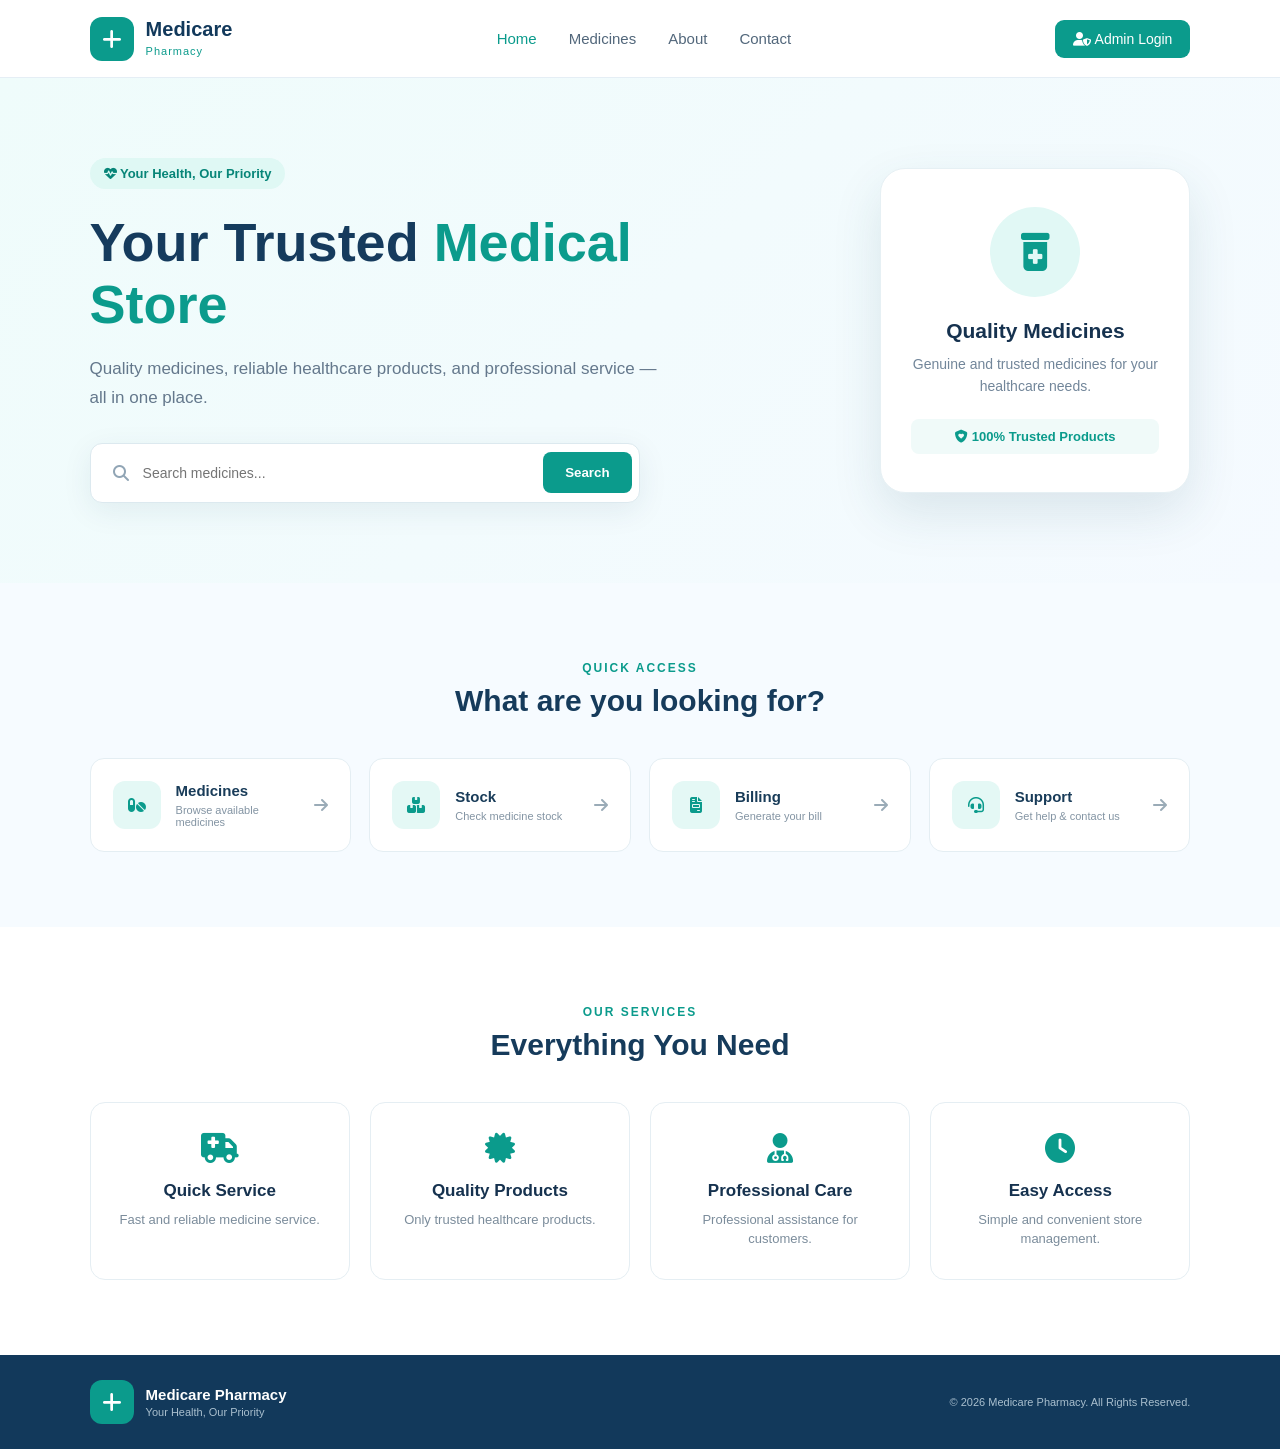
<file: index.html>
<!DOCTYPE html>
<html lang="en">
<head>
    <meta charset="UTF-8">
    <meta name="viewport" content="width=device-width, initial-scale=1.0">

    <title>Medicare Pharmacy</title>

    <link rel="stylesheet" href="style.css">

    <link rel="stylesheet"
          href="https://cdnjs.cloudflare.com/ajax/libs/font-awesome/6.5.2/css/all.min.css">
</head>

<body>

    <!-- NAVBAR -->
    <header class="navbar">

        <div class="logo">
            <div class="logo-icon">
                <i class="fa-solid fa-plus"></i>
            </div>

            <div>
                <h2>Medicare</h2>
                <span>Pharmacy</span>
            </div>
        </div>

        <nav>
            <a href="index.html" class="active">Home</a>
            <a href="medicines.html">Medicines</a>
            <a href="about.html">About</a>
            <a href="about.html#contact">Contact</a>
        </nav>

        <a href="login.html" class="admin-btn">
            <i class="fa-solid fa-user-shield"></i>
            Admin Login
        </a>

    </header>


    <!-- HERO SECTION -->
    <section class="hero">

        <div class="hero-content">

            <div class="hero-text">

                <span class="tag">
                    <i class="fa-solid fa-heart-pulse"></i>
                    Your Health, Our Priority
                </span>

                <h1>
                    Your Trusted
                    <span>Medical Store</span>
                </h1>

                <p>
                    Quality medicines, reliable healthcare products,
                    and professional service — all in one place.
                </p>

                <!-- SEARCH -->
                <div class="search-box">

                    <i class="fa-solid fa-magnifying-glass"></i>

                    <input
                        type="text"
                        placeholder="Search medicines..."
                    >

                    <button>Search</button>

                </div>

            </div>


            <!-- HERO CARD -->
            <div class="hero-card">

                <div class="medical-icon">
                    <i class="fa-solid fa-prescription-bottle-medical"></i>
                </div>

                <h3>Quality Medicines</h3>

                <p>
                    Genuine and trusted medicines
                    for your healthcare needs.
                </p>

                <div class="card-info">
                    <i class="fa-solid fa-shield-heart"></i>
                    100% Trusted Products
                </div>

            </div>

        </div>

    </section>


    <!-- QUICK LINKS -->
    <section class="quick-section">

        <div class="section-heading">
            <span>QUICK ACCESS</span>
            <h2>What are you looking for?</h2>
        </div>


        <div class="quick-grid">

            <a href="medicines.html" class="quick-card">

                <div class="quick-icon">
                    <i class="fa-solid fa-pills"></i>
                </div>

                <div>
                    <h3>Medicines</h3>
                    <p>Browse available medicines</p>
                </div>

                <i class="fa-solid fa-arrow-right arrow"></i>

            </a>


            <a href="stock.html" class="quick-card">

                <div class="quick-icon">
                    <i class="fa-solid fa-boxes-stacked"></i>
                </div>

                <div>
                    <h3>Stock</h3>
                    <p>Check medicine stock</p>
                </div>

                <i class="fa-solid fa-arrow-right arrow"></i>

            </a>


            <a href="billing.html" class="quick-card">

                <div class="quick-icon">
                    <i class="fa-solid fa-file-invoice"></i>
                </div>

                <div>
                    <h3>Billing</h3>
                    <p>Generate your bill</p>
                </div>

                <i class="fa-solid fa-arrow-right arrow"></i>

            </a>


            <a href="about.html#contact" class="quick-card">

                <div class="quick-icon">
                    <i class="fa-solid fa-headset"></i>
                </div>

                <div>
                    <h3>Support</h3>
                    <p>Get help & contact us</p>
                </div>

                <i class="fa-solid fa-arrow-right arrow"></i>

            </a>

        </div>

    </section>


    <!-- SERVICES -->
    <section class="services">

        <div class="section-heading">
            <span>OUR SERVICES</span>
            <h2>Everything You Need</h2>
        </div>


        <div class="service-grid">

            <div class="service-card">
                <i class="fa-solid fa-truck-medical"></i>
                <h3>Quick Service</h3>
                <p>Fast and reliable medicine service.</p>
            </div>

            <div class="service-card">
                <i class="fa-solid fa-certificate"></i>
                <h3>Quality Products</h3>
                <p>Only trusted healthcare products.</p>
            </div>

            <div class="service-card">
                <i class="fa-solid fa-user-doctor"></i>
                <h3>Professional Care</h3>
                <p>Professional assistance for customers.</p>
            </div>

            <div class="service-card">
                <i class="fa-solid fa-clock"></i>
                <h3>Easy Access</h3>
                <p>Simple and convenient store management.</p>
            </div>

        </div>

    </section>


    <!-- FOOTER -->
    <footer>

        <div class="footer-content">

            <div class="footer-logo">
                <div class="logo-icon">
                    <i class="fa-solid fa-plus"></i>
                </div>

                <div>
                    <h3>Medicare Pharmacy</h3>
                    <p>Your Health, Our Priority</p>
                </div>
            </div>

            <p>
                © 2026 Medicare Pharmacy. All Rights Reserved.
            </p>

        </div>

    </footer>

<script src="script.js"></script>
</body>
</html>
</file>
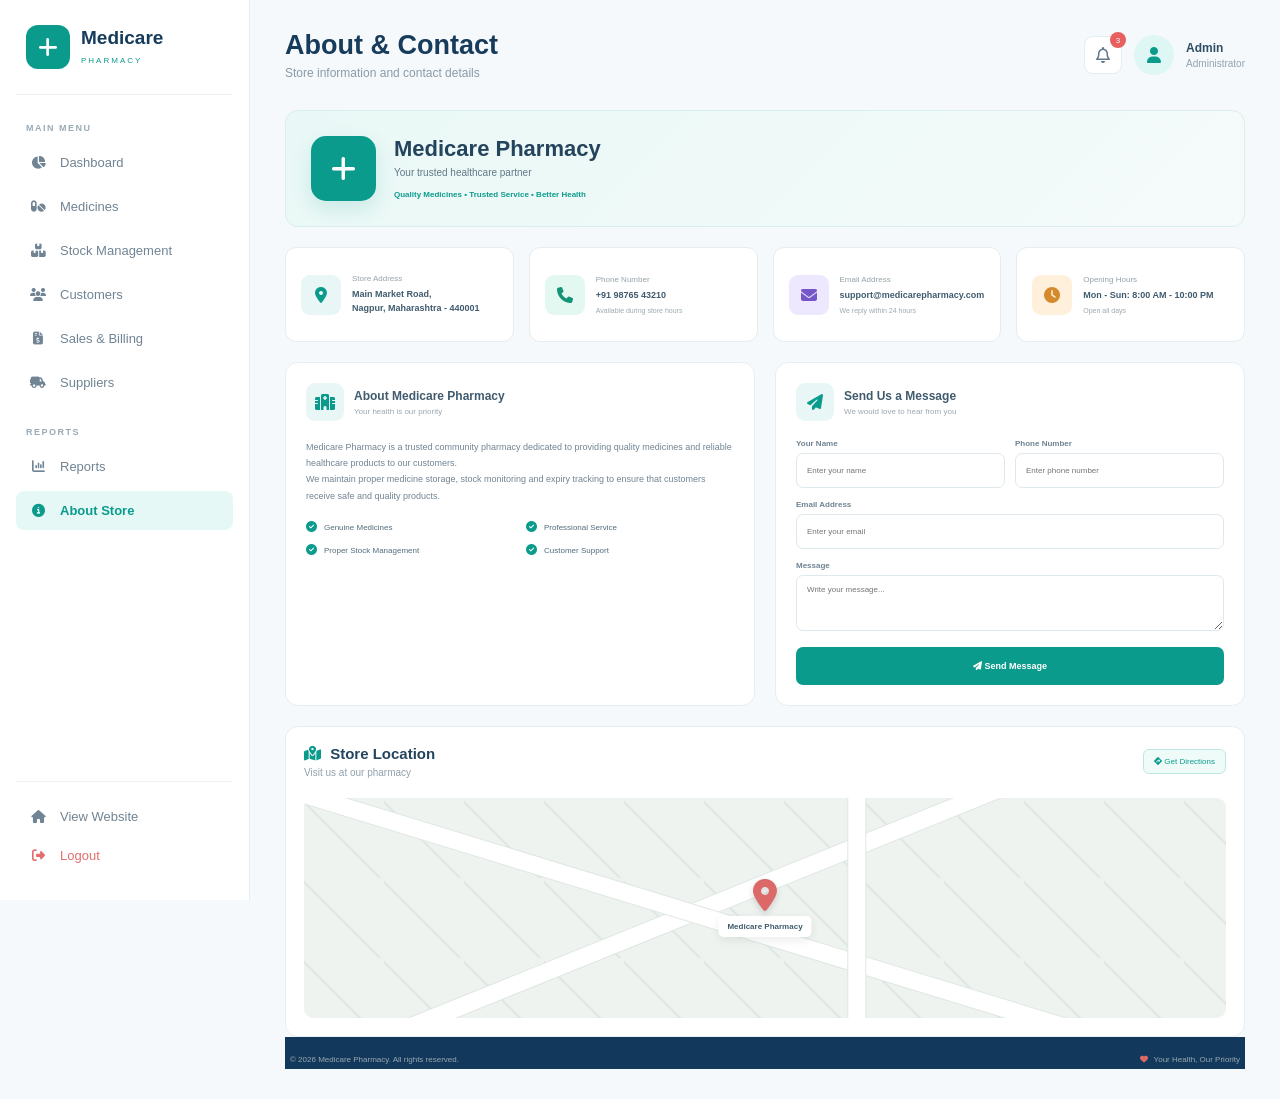
<file: about.html>
<!DOCTYPE html>
<html lang="en">
<head>
    <meta charset="UTF-8">
    <meta name="viewport" content="width=device-width, initial-scale=1.0">

    <title>About & Contact | Medicare Pharmacy</title>

    <link rel="stylesheet" href="style.css">

    <link rel="stylesheet"
          href="https://cdnjs.cloudflare.com/ajax/libs/font-awesome/6.5.2/css/all.min.css">
</head>

<body class="dashboard-page">

    <!-- SIDEBAR -->
    <aside class="sidebar">

        <div class="side-logo">

            <div class="logo-icon">
                <i class="fa-solid fa-plus"></i>
            </div>

            <div>
                <h2>Medicare</h2>
                <span>PHARMACY</span>
            </div>

        </div>

        <div class="menu-title">MAIN MENU</div>

        <nav class="sidebar-menu">

            <a href="dashboard.html">
                <i class="fa-solid fa-chart-pie"></i>
                Dashboard
            </a>

            <a href="medicines.html">
                <i class="fa-solid fa-pills"></i>
                Medicines
            </a>

            <a href="stock.html">
                <i class="fa-solid fa-boxes-stacked"></i>
                Stock Management
            </a>

            <a href="customers.html">
                <i class="fa-solid fa-users"></i>
                Customers
            </a>

            <a href="billing.html">
                <i class="fa-solid fa-file-invoice-dollar"></i>
                Sales & Billing
            </a>

            <a href="suppliers.html">
                <i class="fa-solid fa-truck-field"></i>
                Suppliers
            </a>

        </nav>

        <div class="menu-title report-title">REPORTS</div>

        <nav class="sidebar-menu">

            <a href="reports.html">
                <i class="fa-solid fa-chart-column"></i>
                Reports
            </a>

            <a href="about.html" class="side-active">
                <i class="fa-solid fa-circle-info"></i>
                About Store
            </a>

        </nav>

        <div class="sidebar-bottom">

            <a href="index.html">
                <i class="fa-solid fa-house"></i>
                View Website
            </a>

            <a href="login.html" class="logout">
                <i class="fa-solid fa-right-from-bracket"></i>
                Logout
            </a>

        </div>

    </aside>


    <!-- MAIN -->
    <main class="dashboard-main">

        <!-- HEADER -->
        <header class="dashboard-header">

            <div>
                <h1>About & Contact</h1>

                <p>
                    Store information and contact details
                </p>
            </div>

            <div class="admin-profile">

                <div class="notification">
                    <i class="fa-regular fa-bell"></i>
                    <span>3</span>
                </div>

                <div class="profile-avatar">
                    <i class="fa-solid fa-user"></i>
                </div>

                <div class="profile-info">
                    <strong>Admin</strong>
                    <small>Administrator</small>
                </div>

            </div>

        </header>


        <!-- STORE HERO -->
        <section class="store-hero">

            <div class="store-hero-logo">
                <i class="fa-solid fa-plus"></i>
            </div>

            <div>

                <h2>Medicare Pharmacy</h2>

                <p>
                    Your trusted healthcare partner
                </p>

                <span>
                    Quality Medicines • Trusted Service • Better Health
                </span>

            </div>

        </section>


        <!-- INFORMATION CARDS -->
        <section class="contact-info-grid">

            <div class="contact-info-card">

                <div class="contact-icon">
                    <i class="fa-solid fa-location-dot"></i>
                </div>

                <div>

                    <span>Store Address</span>

                    <strong>
                        Main Market Road,<br>
                        Nagpur, Maharashtra - 440001
                    </strong>

                </div>

            </div>


            <div class="contact-info-card">

                <div class="contact-icon green">
                    <i class="fa-solid fa-phone"></i>
                </div>

                <div>

                    <span>Phone Number</span>

                    <strong>
                        +91 98765 43210
                    </strong>

                    <small>
                        Available during store hours
                    </small>

                </div>

            </div>


            <div class="contact-info-card">

                <div class="contact-icon purple">
                    <i class="fa-solid fa-envelope"></i>
                </div>

                <div>

                    <span>Email Address</span>

                    <strong>
                        support@medicarepharmacy.com
                    </strong>

                    <small>
                        We reply within 24 hours
                    </small>

                </div>

            </div>


            <div class="contact-info-card">

                <div class="contact-icon orange">
                    <i class="fa-solid fa-clock"></i>
                </div>

                <div>

                    <span>Opening Hours</span>

                    <strong>
                        Mon - Sun: 8:00 AM - 10:00 PM
                    </strong>

                    <small>
                        Open all days
                    </small>

                </div>

            </div>

        </section>


        <!-- ABOUT + CONTACT -->
        <section class="about-contact-grid">


            <!-- ABOUT -->
            <div class="dashboard-card about-store-card">

                <div class="section-title">

                    <div class="section-title-icon">
                        <i class="fa-solid fa-hospital"></i>
                    </div>

                    <div>

                        <h3>About Medicare Pharmacy</h3>

                        <p>
                            Your health is our priority
                        </p>

                    </div>

                </div>


                <p class="about-description">

                    Medicare Pharmacy is a trusted community pharmacy
                    dedicated to providing quality medicines and reliable
                    healthcare products to our customers.

                </p>


                <p class="about-description">

                    We maintain proper medicine storage, stock monitoring
                    and expiry tracking to ensure that customers receive
                    safe and quality products.

                </p>


                <div class="about-features">

                    <div>

                        <i class="fa-solid fa-circle-check"></i>

                        <span>
                            Genuine Medicines
                        </span>

                    </div>


                    <div>

                        <i class="fa-solid fa-circle-check"></i>

                        <span>
                            Professional Service
                        </span>

                    </div>


                    <div>

                        <i class="fa-solid fa-circle-check"></i>

                        <span>
                            Proper Stock Management
                        </span>

                    </div>


                    <div>

                        <i class="fa-solid fa-circle-check"></i>

                        <span>
                            Customer Support
                        </span>

                    </div>

                </div>

            </div>


            <!-- CONTACT FORM -->
            <div class="dashboard-card contact-form-card">

                <div class="section-title">

                    <div class="section-title-icon">
                        <i class="fa-solid fa-paper-plane"></i>
                    </div>

                    <div>

                        <h3>Send Us a Message</h3>

                        <p>
                            We would love to hear from you
                        </p>

                    </div>

                </div>


                <div class="contact-form">

                    <div class="contact-input-row">

                        <div>

                            <label>Your Name</label>

                            <input
                                type="text"
                                placeholder="Enter your name"
                            >

                        </div>


                        <div>

                            <label>Phone Number</label>

                            <input
                                type="text"
                                placeholder="Enter phone number"
                            >

                        </div>

                    </div>


                    <div>

                        <label>Email Address</label>

                        <input
                            type="email"
                            placeholder="Enter your email"
                        >

                    </div>


                    <div>

                        <label>Message</label>

                        <textarea
                            rows="4"
                            placeholder="Write your message..."
                        ></textarea>

                    </div>


                    <button class="send-message-btn">

                        <i class="fa-solid fa-paper-plane"></i>

                        Send Message

                    </button>

                </div>

            </div>

        </section>


        <!-- LOCATION -->
        <section class="dashboard-card location-card">

            <div class="card-header">

                <div>

                    <h3>
                        <i class="fa-solid fa-map-location-dot"></i>
                        Store Location
                    </h3>

                    <p>
                        Visit us at our pharmacy
                    </p>

                </div>


                <button class="directions-btn">

                    <i class="fa-solid fa-diamond-turn-right"></i>

                    Get Directions

                </button>

            </div>


            <div class="fake-map">

                <div class="map-grid"></div>

                <div class="map-road road-one"></div>

                <div class="map-road road-two"></div>

                <div class="map-road road-three"></div>

                <div class="location-pin">

                    <i class="fa-solid fa-location-dot"></i>

                    <span>Medicare Pharmacy</span>

                </div>

            </div>

        </section>


        <!-- FOOTER -->
        <footer class="about-footer">

            <span>
                © 2026 Medicare Pharmacy. All rights reserved.
            </span>

            <span>
                <i class="fa-solid fa-heart"></i>
                Your Health, Our Priority
            </span>

        </footer>

    </main>

<script src="script.js"></script>
</body>
</html>
</file>
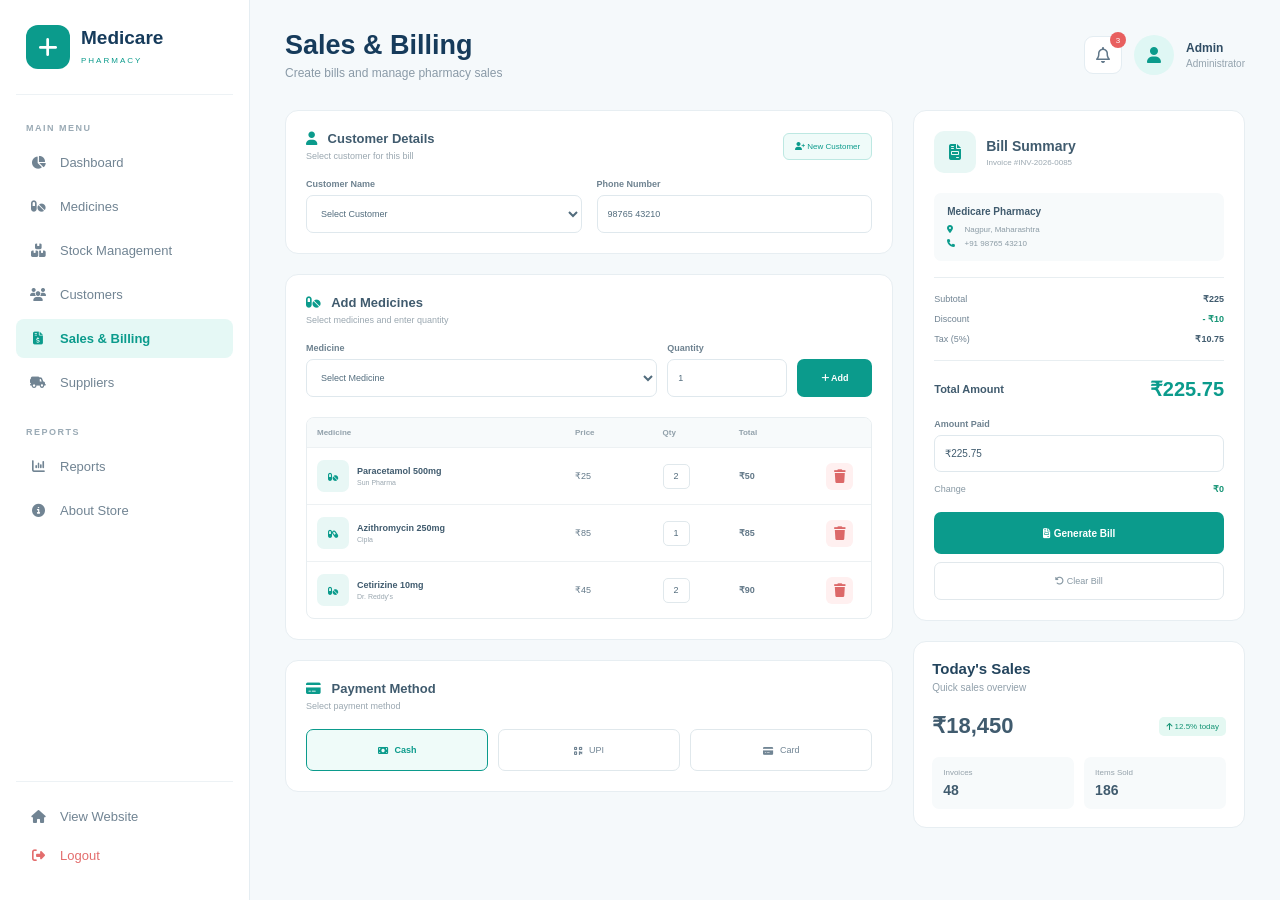
<file: billing.html>
<!DOCTYPE html>
<html lang="en">
<head>
    <meta charset="UTF-8">
    <meta name="viewport" content="width=device-width, initial-scale=1.0">

    <title>Sales & Billing | Medicare Pharmacy</title>

    <link rel="stylesheet" href="style.css">

    <link rel="stylesheet"
          href="https://cdnjs.cloudflare.com/ajax/libs/font-awesome/6.5.2/css/all.min.css">
</head>

<body class="dashboard-page">

    <!-- SIDEBAR -->
    <aside class="sidebar">

        <div class="side-logo">

            <div class="logo-icon">
                <i class="fa-solid fa-plus"></i>
            </div>

            <div>
                <h2>Medicare</h2>
                <span>PHARMACY</span>
            </div>

        </div>

        <div class="menu-title">MAIN MENU</div>

        <nav class="sidebar-menu">

            <a href="dashboard.html">
                <i class="fa-solid fa-chart-pie"></i>
                Dashboard
            </a>

            <a href="medicines.html">
                <i class="fa-solid fa-pills"></i>
                Medicines
            </a>

            <a href="stock.html">
                <i class="fa-solid fa-boxes-stacked"></i>
                Stock Management
            </a>

            <a href="customers.html">
                <i class="fa-solid fa-users"></i>
                Customers
            </a>

            <a href="billing.html" class="side-active">
                <i class="fa-solid fa-file-invoice-dollar"></i>
                Sales & Billing
            </a>

            <a href="suppliers.html">
                <i class="fa-solid fa-truck-field"></i>
                Suppliers
            </a>

        </nav>

        <div class="menu-title report-title">REPORTS</div>

        <nav class="sidebar-menu">

            <a href="reports.html">
                <i class="fa-solid fa-chart-column"></i>
                Reports
            </a>

            <a href="about.html">
                <i class="fa-solid fa-circle-info"></i>
                About Store
            </a>

        </nav>

        <div class="sidebar-bottom">

            <a href="index.html">
                <i class="fa-solid fa-house"></i>
                View Website
            </a>

            <a href="login.html" class="logout">
                <i class="fa-solid fa-right-from-bracket"></i>
                Logout
            </a>

        </div>

    </aside>


    <!-- MAIN -->
    <main class="dashboard-main">

        <!-- HEADER -->
        <header class="dashboard-header">

            <div>
                <h1>Sales & Billing</h1>
                <p>Create bills and manage pharmacy sales</p>
            </div>

            <div class="admin-profile">

                <div class="notification">
                    <i class="fa-regular fa-bell"></i>
                    <span>3</span>
                </div>

                <div class="profile-avatar">
                    <i class="fa-solid fa-user"></i>
                </div>

                <div class="profile-info">
                    <strong>Admin</strong>
                    <small>Administrator</small>
                </div>

            </div>

        </header>


        <!-- BILLING GRID -->
        <section class="billing-layout">


            <!-- LEFT SIDE -->
            <div class="billing-left">

                <!-- CUSTOMER -->
                <div class="dashboard-card billing-card">

                    <div class="billing-card-title">

                        <div>
                            <h3>
                                <i class="fa-solid fa-user"></i>
                                Customer Details
                            </h3>

                            <p>Select customer for this bill</p>
                        </div>

                        <button class="new-customer-btn">
                            <i class="fa-solid fa-user-plus"></i>
                            New Customer
                        </button>

                    </div>


                    <div class="billing-form-grid">

                        <div class="billing-field">

                            <label>Customer Name</label>

                            <select>
                                <option>Select Customer</option>
                                <option>Rahul Sharma</option>
                                <option>Priya Patil</option>
                                <option>Amit Verma</option>
                                <option>Sunil Kumar</option>
                            </select>

                        </div>


                        <div class="billing-field">

                            <label>Phone Number</label>

                            <input
                                type="text"
                                placeholder="Customer phone"
                                value="98765 43210"
                            >

                        </div>

                    </div>

                </div>


                <!-- ADD MEDICINE -->
                <div class="dashboard-card billing-card">

                    <div class="billing-card-title">

                        <div>
                            <h3>
                                <i class="fa-solid fa-pills"></i>
                                Add Medicines
                            </h3>

                            <p>Select medicines and enter quantity</p>
                        </div>

                    </div>


                    <div class="medicine-add-row">

                        <div class="billing-field medicine-select-field">

                            <label>Medicine</label>

                            <select>
                                <option>Select Medicine</option>
                                <option>Paracetamol 500mg</option>
                                <option>Azithromycin 250mg</option>
                                <option>Amoxicillin 500mg</option>
                                <option>Cetirizine 10mg</option>
                                <option>Vitamin D3</option>
                            </select>

                        </div>


                        <div class="billing-field quantity-field">

                            <label>Quantity</label>

                            <input
                                type="number"
                                value="1"
                                min="1"
                            >

                        </div>


                        <button class="add-item-btn">

                            <i class="fa-solid fa-plus"></i>

                            Add

                        </button>

                    </div>


                    <!-- BILL ITEMS -->

                    <div class="bill-items">

                        <div class="bill-items-header">

                            <span>Medicine</span>
                            <span>Price</span>
                            <span>Qty</span>
                            <span>Total</span>
                            <span></span>

                        </div>


                        <div class="bill-item">

                            <div class="bill-medicine">

                                <div class="bill-medicine-icon">
                                    <i class="fa-solid fa-pills"></i>
                                </div>

                                <div>
                                    <strong>Paracetamol 500mg</strong>
                                    <small>Sun Pharma</small>
                                </div>

                            </div>

                            <span>₹25</span>

                            <span class="qty-box">2</span>

                            <strong>₹50</strong>

                            <button class="remove-item">
                                <i class="fa-solid fa-trash"></i>
                            </button>

                        </div>


                        <div class="bill-item">

                            <div class="bill-medicine">

                                <div class="bill-medicine-icon">
                                    <i class="fa-solid fa-capsules"></i>
                                </div>

                                <div>
                                    <strong>Azithromycin 250mg</strong>
                                    <small>Cipla</small>
                                </div>

                            </div>

                            <span>₹85</span>

                            <span class="qty-box">1</span>

                            <strong>₹85</strong>

                            <button class="remove-item">
                                <i class="fa-solid fa-trash"></i>
                            </button>

                        </div>


                        <div class="bill-item">

                            <div class="bill-medicine">

                                <div class="bill-medicine-icon">
                                    <i class="fa-solid fa-pills"></i>
                                </div>

                                <div>
                                    <strong>Cetirizine 10mg</strong>
                                    <small>Dr. Reddy's</small>
                                </div>

                            </div>

                            <span>₹45</span>

                            <span class="qty-box">2</span>

                            <strong>₹90</strong>

                            <button class="remove-item">
                                <i class="fa-solid fa-trash"></i>
                            </button>

                        </div>

                    </div>

                </div>


                <!-- PAYMENT -->
                <div class="dashboard-card billing-card">

                    <div class="billing-card-title">

                        <div>
                            <h3>
                                <i class="fa-solid fa-credit-card"></i>
                                Payment Method
                            </h3>

                            <p>Select payment method</p>
                        </div>

                    </div>


                    <div class="payment-options">

                        <label class="payment-option">

                            <input type="radio" name="payment" checked>

                            <span>
                                <i class="fa-solid fa-money-bill"></i>
                                Cash
                            </span>

                        </label>


                        <label class="payment-option">

                            <input type="radio" name="payment">

                            <span>
                                <i class="fa-solid fa-qrcode"></i>
                                UPI
                            </span>

                        </label>


                        <label class="payment-option">

                            <input type="radio" name="payment">

                            <span>
                                <i class="fa-solid fa-credit-card"></i>
                                Card
                            </span>

                        </label>

                    </div>

                </div>

            </div>


            <!-- RIGHT BILL SUMMARY -->
            <div class="billing-right">

                <div class="dashboard-card invoice-card">

                    <div class="invoice-heading">

                        <div class="invoice-icon">
                            <i class="fa-solid fa-file-invoice"></i>
                        </div>

                        <div>
                            <h3>Bill Summary</h3>
                            <p>Invoice #INV-2026-0085</p>
                        </div>

                    </div>


                    <div class="invoice-store">

                        <strong>Medicare Pharmacy</strong>

                        <span>
                            <i class="fa-solid fa-location-dot"></i>
                            Nagpur, Maharashtra
                        </span>

                        <span>
                            <i class="fa-solid fa-phone"></i>
                            +91 98765 43210
                        </span>

                    </div>


                    <div class="invoice-line"></div>


                    <div class="summary-row">

                        <span>Subtotal</span>

                        <strong>₹225</strong>

                    </div>


                    <div class="summary-row">

                        <span>Discount</span>

                        <strong class="discount">- ₹10</strong>

                    </div>


                    <div class="summary-row">

                        <span>Tax (5%)</span>

                        <strong>₹10.75</strong>

                    </div>


                    <div class="invoice-line"></div>


                    <div class="grand-total">

                        <span>Total Amount</span>

                        <strong>₹225.75</strong>

                    </div>


                    <div class="amount-paid">

                        <label>Amount Paid</label>

                        <input
                            type="text"
                            value="₹225.75"
                        >

                    </div>


                    <div class="change-row">

                        <span>Change</span>

                        <strong>₹0.00</strong>

                    </div>


                    <button class="generate-bill-btn">

                        <i class="fa-solid fa-file-invoice"></i>

                        Generate Bill

                    </button>


                    <button class="clear-bill-btn">

                        <i class="fa-solid fa-rotate-left"></i>

                        Clear Bill

                    </button>

                </div>


                <!-- TODAY SALES -->

                <div class="dashboard-card today-sales-card">

                    <div class="card-header">

                        <div>
                            <h3>Today's Sales</h3>
                            <p>Quick sales overview</p>
                        </div>

                    </div>


                    <div class="today-sales-number">

                        <strong>₹18,450</strong>

                        <span>
                            <i class="fa-solid fa-arrow-up"></i>
                            12.5% today
                        </span>

                    </div>


                    <div class="today-sales-details">

                        <div>
                            <span>Invoices</span>
                            <strong>48</strong>
                        </div>

                        <div>
                            <span>Items Sold</span>
                            <strong>186</strong>
                        </div>

                    </div>

                </div>

            </div>

        </section>

    </main>

<script src="script.js"></script>
</body>
</html>
</file>
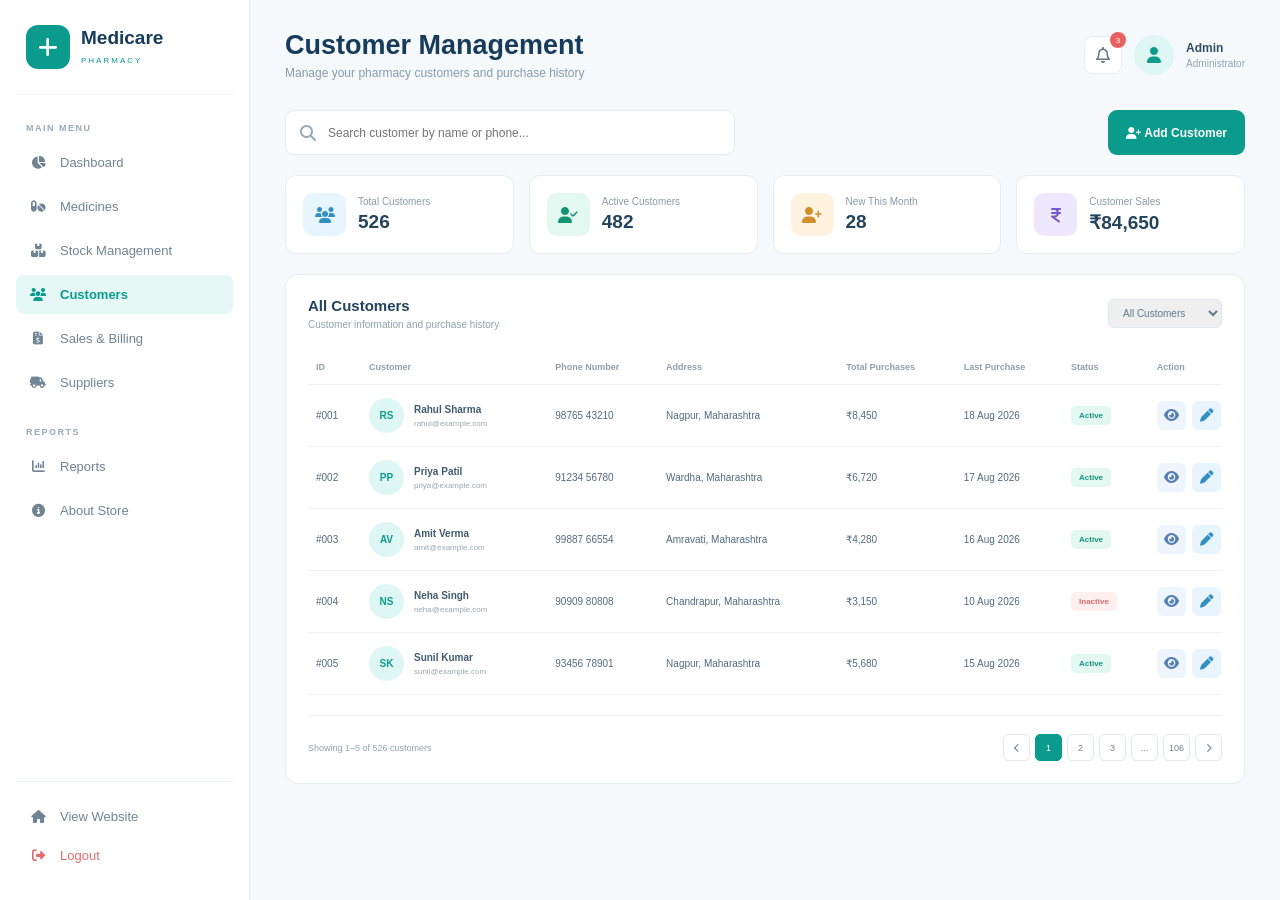
<file: customers.html>
<!DOCTYPE html>
<html lang="en">
<head>
    <meta charset="UTF-8">
    <meta name="viewport" content="width=device-width, initial-scale=1.0">

    <title>Customers | Medicare Pharmacy</title>

    <link rel="stylesheet" href="style.css">

    <link rel="stylesheet"
          href="https://cdnjs.cloudflare.com/ajax/libs/font-awesome/6.5.2/css/all.min.css">
</head>

<body class="dashboard-page">

    <!-- SIDEBAR -->
    <aside class="sidebar">

        <div class="side-logo">

            <div class="logo-icon">
                <i class="fa-solid fa-plus"></i>
            </div>

            <div>
                <h2>Medicare</h2>
                <span>PHARMACY</span>
            </div>

        </div>


        <div class="menu-title">MAIN MENU</div>

        <nav class="sidebar-menu">

            <a href="dashboard.html">
                <i class="fa-solid fa-chart-pie"></i>
                Dashboard
            </a>

            <a href="medicines.html">
                <i class="fa-solid fa-pills"></i>
                Medicines
            </a>

            <a href="stock.html">
                <i class="fa-solid fa-boxes-stacked"></i>
                Stock Management
            </a>

            <a href="customers.html" class="side-active">
                <i class="fa-solid fa-users"></i>
                Customers
            </a>

            <a href="billing.html">
                <i class="fa-solid fa-file-invoice-dollar"></i>
                Sales & Billing
            </a>

            <a href="suppliers.html">
                <i class="fa-solid fa-truck-field"></i>
                Suppliers
            </a>

        </nav>


        <div class="menu-title report-title">REPORTS</div>

        <nav class="sidebar-menu">

            <a href="reports.html">
                <i class="fa-solid fa-chart-column"></i>
                Reports
            </a>

            <a href="about.html">
                <i class="fa-solid fa-circle-info"></i>
                About Store
            </a>

        </nav>


        <div class="sidebar-bottom">

            <a href="index.html">
                <i class="fa-solid fa-house"></i>
                View Website
            </a>

            <a href="login.html" class="logout">
                <i class="fa-solid fa-right-from-bracket"></i>
                Logout
            </a>

        </div>

    </aside>


    <!-- MAIN -->
    <main class="dashboard-main">

        <!-- HEADER -->
        <header class="dashboard-header">

            <div>
                <h1>Customer Management</h1>
                <p>Manage your pharmacy customers and purchase history</p>
            </div>


            <div class="admin-profile">

                <div class="notification">
                    <i class="fa-regular fa-bell"></i>
                    <span>3</span>
                </div>

                <div class="profile-avatar">
                    <i class="fa-solid fa-user"></i>
                </div>

                <div class="profile-info">
                    <strong>Admin</strong>
                    <small>Administrator</small>
                </div>

            </div>

        </header>


        <!-- TOOLBAR -->
        <section class="customer-toolbar">

            <div class="customer-search">

                <i class="fa-solid fa-magnifying-glass"></i>

                <input
                    type="text"
                    placeholder="Search customer by name or phone..."
                >

            </div>


            <button class="add-customer-btn">

                <i class="fa-solid fa-user-plus"></i>

                Add Customer

            </button>

        </section>


        <!-- CUSTOMER SUMMARY -->
        <section class="customer-summary">

            <div class="customer-stat">

                <div class="customer-stat-icon blue">
                    <i class="fa-solid fa-users"></i>
                </div>

                <div>
                    <span>Total Customers</span>
                    <strong>526</strong>
                </div>

            </div>


            <div class="customer-stat">

                <div class="customer-stat-icon green">
                    <i class="fa-solid fa-user-check"></i>
                </div>

                <div>
                    <span>Active Customers</span>
                    <strong>482</strong>
                </div>

            </div>


            <div class="customer-stat">

                <div class="customer-stat-icon orange">
                    <i class="fa-solid fa-user-plus"></i>
                </div>

                <div>
                    <span>New This Month</span>
                    <strong>28</strong>
                </div>

            </div>


            <div class="customer-stat">

                <div class="customer-stat-icon purple">
                    <i class="fa-solid fa-indian-rupee-sign"></i>
                </div>

                <div>
                    <span>Customer Sales</span>
                    <strong>₹84,650</strong>
                </div>

            </div>

        </section>


        <!-- CUSTOMER TABLE -->
        <section class="dashboard-card customer-table-card">

            <div class="card-header">

                <div>
                    <h3>All Customers</h3>
                    <p>Customer information and purchase history</p>
                </div>

                <select class="filter-select">

                    <option>All Customers</option>
                    <option>Active</option>
                    <option>New Customers</option>

                </select>

            </div>


            <div class="table-wrapper">

                <table class="customer-table">

                    <thead>

                        <tr>

                            <th>ID</th>

                            <th>Customer</th>

                            <th>Phone Number</th>

                            <th>Address</th>

                            <th>Total Purchases</th>

                            <th>Last Purchase</th>

                            <th>Status</th>

                            <th>Action</th>

                        </tr>

                    </thead>


                    <tbody>

                        <tr>

                            <td>#C001</td>

                            <td>

                                <div class="customer-name">

                                    <div class="customer-avatar">
                                        RS
                                    </div>

                                    <div>
                                        <strong>Rahul Sharma</strong>
                                        <small>rahul@example.com</small>
                                    </div>

                                </div>

                            </td>

                            <td>98765 43210</td>

                            <td>Nagpur, Maharashtra</td>

                            <td>₹8,450</td>

                            <td>18 Aug 2026</td>

                            <td>
                                <span class="customer-status active">
                                    Active
                                </span>
                            </td>

                            <td>

                                <div class="table-actions">

                                    <button class="view-btn">
                                        <i class="fa-solid fa-eye"></i>
                                    </button>

                                    <button class="edit-btn">
                                        <i class="fa-solid fa-pen"></i>
                                    </button>

                                    <button class="delete-btn">
                                        <i class="fa-solid fa-trash"></i>
                                    </button>

                                </div>

                            </td>

                        </tr>


                        <tr>

                            <td>#C002</td>

                            <td>

                                <div class="customer-name">

                                    <div class="customer-avatar purple-avatar">
                                        PP
                                    </div>

                                    <div>
                                        <strong>Priya Patil</strong>
                                        <small>priya@example.com</small>
                                    </div>

                                </div>

                            </td>

                            <td>91234 56780</td>

                            <td>Wardha, Maharashtra</td>

                            <td>₹6,720</td>

                            <td>17 Aug 2026</td>

                            <td>
                                <span class="customer-status active">
                                    Active
                                </span>
                            </td>

                            <td>

                                <div class="table-actions">

                                    <button class="view-btn">
                                        <i class="fa-solid fa-eye"></i>
                                    </button>

                                    <button class="edit-btn">
                                        <i class="fa-solid fa-pen"></i>
                                    </button>

                                    <button class="delete-btn">
                                        <i class="fa-solid fa-trash"></i>
                                    </button>

                                </div>

                            </td>

                        </tr>


                        <tr>

                            <td>#C003</td>

                            <td>

                                <div class="customer-name">

                                    <div class="customer-avatar orange-avatar">
                                        AV
                                    </div>

                                    <div>
                                        <strong>Amit Verma</strong>
                                        <small>amit@example.com</small>
                                    </div>

                                </div>

                            </td>

                            <td>99887 66554</td>

                            <td>Amravati, Maharashtra</td>

                            <td>₹4,280</td>

                            <td>16 Aug 2026</td>

                            <td>
                                <span class="customer-status active">
                                    Active
                                </span>
                            </td>

                            <td>

                                <div class="table-actions">

                                    <button class="view-btn">
                                        <i class="fa-solid fa-eye"></i>
                                    </button>

                                    <button class="edit-btn">
                                        <i class="fa-solid fa-pen"></i>
                                    </button>

                                    <button class="delete-btn">
                                        <i class="fa-solid fa-trash"></i>
                                    </button>

                                </div>

                            </td>

                        </tr>


                        <tr>

                            <td>#C004</td>

                            <td>

                                <div class="customer-name">

                                    <div class="customer-avatar red-avatar">
                                        NS
                                    </div>

                                    <div>
                                        <strong>Neha Singh</strong>
                                        <small>neha@example.com</small>
                                    </div>

                                </div>

                            </td>

                            <td>90909 80808</td>

                            <td>Chandrapur, Maharashtra</td>

                            <td>₹3,150</td>

                            <td>10 Aug 2026</td>

                            <td>
                                <span class="customer-status inactive">
                                    Inactive
                                </span>
                            </td>

                            <td>

                                <div class="table-actions">

                                    <button class="view-btn">
                                        <i class="fa-solid fa-eye"></i>
                                    </button>

                                    <button class="edit-btn">
                                        <i class="fa-solid fa-pen"></i>
                                    </button>

                                    <button class="delete-btn">
                                        <i class="fa-solid fa-trash"></i>
                                    </button>

                                </div>

                            </td>

                        </tr>


                        <tr>

                            <td>#C005</td>

                            <td>

                                <div class="customer-name">

                                    <div class="customer-avatar">
                                        SK
                                    </div>

                                    <div>
                                        <strong>Sunil Kumar</strong>
                                        <small>sunil@example.com</small>
                                    </div>

                                </div>

                            </td>

                            <td>93456 78901</td>

                            <td>Nagpur, Maharashtra</td>

                            <td>₹5,680</td>

                            <td>15 Aug 2026</td>

                            <td>
                                <span class="customer-status active">
                                    Active
                                </span>
                            </td>

                            <td>

                                <div class="table-actions">

                                    <button class="view-btn">
                                        <i class="fa-solid fa-eye"></i>
                                    </button>

                                    <button class="edit-btn">
                                        <i class="fa-solid fa-pen"></i>
                                    </button>

                                    <button class="delete-btn">
                                        <i class="fa-solid fa-trash"></i>
                                    </button>

                                </div>

                            </td>

                        </tr>

                    </tbody>

                </table>

            </div>


            <!-- PAGINATION -->

            <div class="pagination">

                <span>
                    Showing 1–5 of 526 customers
                </span>

                <div>

                    <button>
                        <i class="fa-solid fa-chevron-left"></i>
                    </button>

                    <button class="page-active">1</button>

                    <button>2</button>

                    <button>3</button>

                    <button>...</button>

                    <button>106</button>

                    <button>
                        <i class="fa-solid fa-chevron-right"></i>
                    </button>

                </div>

            </div>

        </section>

    </main>

<script src="script.js"></script>
</body>
</html>
</file>
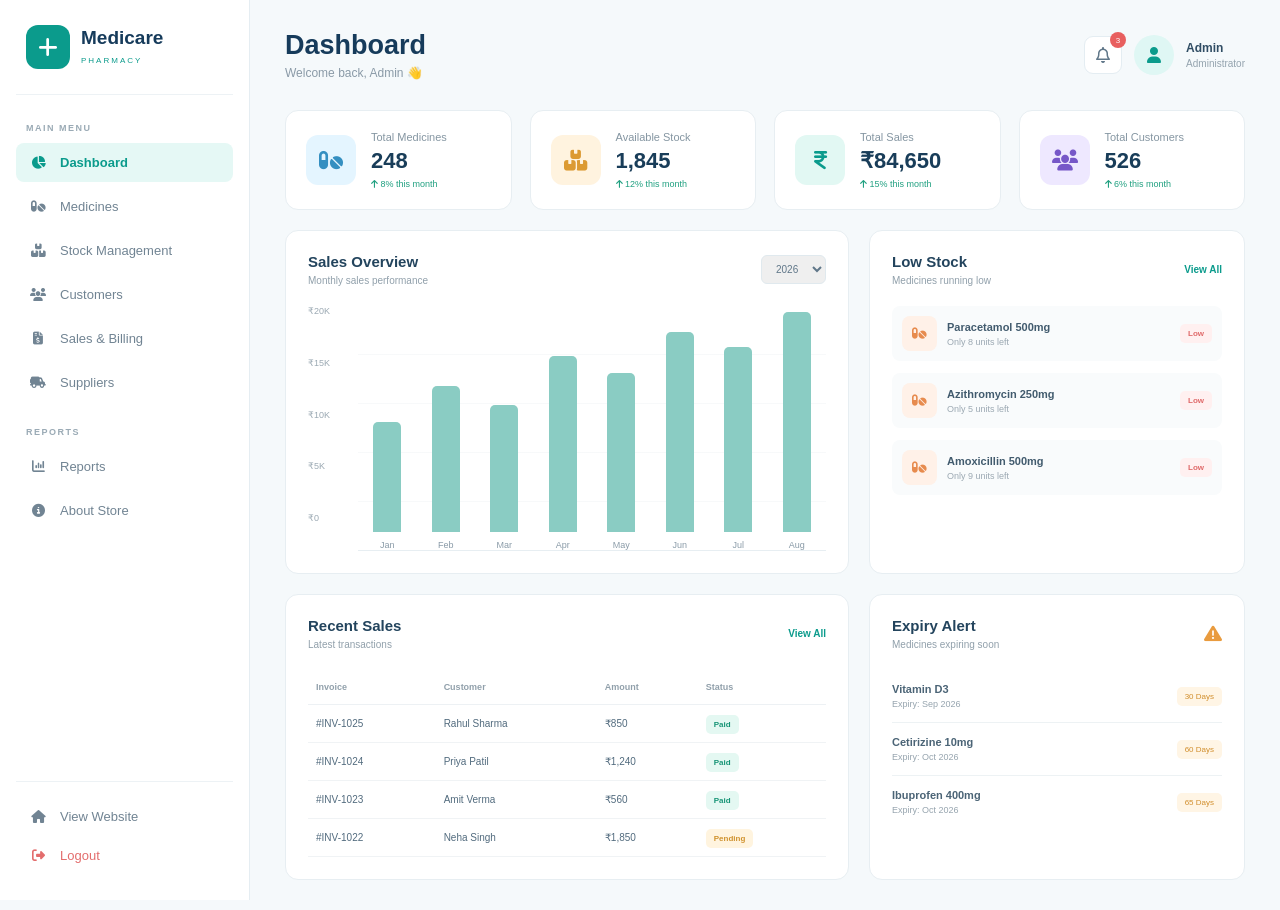
<file: dashboard.html>
<!DOCTYPE html>
<html lang="en">
<head>
    <meta charset="UTF-8">
    <meta name="viewport" content="width=device-width, initial-scale=1.0">

    <title>Dashboard | Medicare Pharmacy</title>

    <link rel="stylesheet" href="style.css">

    <link rel="stylesheet"
          href="https://cdnjs.cloudflare.com/ajax/libs/font-awesome/6.5.2/css/all.min.css">
</head>

<body class="dashboard-page">

    <!-- SIDEBAR -->
    <aside class="sidebar">

        <div class="side-logo">
            <div class="logo-icon">
                <i class="fa-solid fa-plus"></i>
            </div>

            <div>
                <h2>Medicare</h2>
                <span>PHARMACY</span>
            </div>
        </div>


        <div class="menu-title">MAIN MENU</div>

        <nav class="sidebar-menu">

            <a href="dashboard.html" class="side-active">
                <i class="fa-solid fa-chart-pie"></i>
                Dashboard
            </a>

            <a href="medicines.html">
                <i class="fa-solid fa-pills"></i>
                Medicines
            </a>

            <a href="stock.html">
                <i class="fa-solid fa-boxes-stacked"></i>
                Stock Management
            </a>

            <a href="customers.html">
                <i class="fa-solid fa-users"></i>
                Customers
            </a>

            <a href="billing.html">
                <i class="fa-solid fa-file-invoice-dollar"></i>
                Sales & Billing
            </a>

            <a href="suppliers.html">
                <i class="fa-solid fa-truck-field"></i>
                Suppliers
            </a>

        </nav>


        <div class="menu-title report-title">REPORTS</div>

        <nav class="sidebar-menu">

            <a href="reports.html">
                <i class="fa-solid fa-chart-column"></i>
                Reports
            </a>

            <a href="about.html">
                <i class="fa-solid fa-circle-info"></i>
                About Store
            </a>

        </nav>


        <div class="sidebar-bottom">

            <a href="index.html">
                <i class="fa-solid fa-house"></i>
                View Website
            </a>

            <a href="login.html" class="logout">
                <i class="fa-solid fa-right-from-bracket"></i>
                Logout
            </a>

        </div>

    </aside>


    <!-- MAIN CONTENT -->
    <main class="dashboard-main">

        <!-- TOP BAR -->
        <header class="dashboard-header">

            <div>
                <h1>Dashboard</h1>
                <p>Welcome back, Admin 👋</p>
            </div>

            <div class="admin-profile">

                <div class="notification">
                    <i class="fa-regular fa-bell"></i>
                    <span>3</span>
                </div>

                <div class="profile-avatar">
                    <i class="fa-solid fa-user"></i>
                </div>

                <div class="profile-info">
                    <strong>Admin</strong>
                    <small>Administrator</small>
                </div>

            </div>

        </header>


        <!-- STATISTICS -->
        <section class="stats-grid">

            <div class="stat-card">

                <div class="stat-icon medicine">
                    <i class="fa-solid fa-pills"></i>
                </div>

                <div>
                    <p>Total Medicines</p>
                    <h2>248</h2>
                    <span class="positive">
                        <i class="fa-solid fa-arrow-up"></i>
                        8% this month
                    </span>
                </div>

            </div>


            <div class="stat-card">

                <div class="stat-icon stock">
                    <i class="fa-solid fa-boxes-stacked"></i>
                </div>

                <div>
                    <p>Available Stock</p>
                    <h2>1,845</h2>
                    <span class="positive">
                        <i class="fa-solid fa-arrow-up"></i>
                        12% this month
                    </span>
                </div>

            </div>


            <div class="stat-card">

                <div class="stat-icon sales">
                    <i class="fa-solid fa-indian-rupee-sign"></i>
                </div>

                <div>
                    <p>Total Sales</p>
                    <h2>₹84,650</h2>
                    <span class="positive">
                        <i class="fa-solid fa-arrow-up"></i>
                        15% this month
                    </span>
                </div>

            </div>


            <div class="stat-card">

                <div class="stat-icon customers">
                    <i class="fa-solid fa-users"></i>
                </div>

                <div>
                    <p>Total Customers</p>
                    <h2>526</h2>
                    <span class="positive">
                        <i class="fa-solid fa-arrow-up"></i>
                        6% this month
                    </span>
                </div>

            </div>

        </section>


        <!-- DASHBOARD GRID -->
        <section class="dashboard-grid">


            <!-- SALES OVERVIEW -->
            <div class="dashboard-card sales-overview">

                <div class="card-header">

                    <div>
                        <h3>Sales Overview</h3>
                        <p>Monthly sales performance</p>
                    </div>

                    <select>
                        <option>2026</option>
                        <option>2025</option>
                    </select>

                </div>


                <div class="chart">

                    <div class="chart-values">
                        <span>₹20K</span>
                        <span>₹15K</span>
                        <span>₹10K</span>
                        <span>₹5K</span>
                        <span>₹0</span>
                    </div>

                    <div class="bars">

                        <div class="bar-container">
                            <div class="bar" style="height:45%"></div>
                            <span>Jan</span>
                        </div>

                        <div class="bar-container">
                            <div class="bar" style="height:60%"></div>
                            <span>Feb</span>
                        </div>

                        <div class="bar-container">
                            <div class="bar" style="height:52%"></div>
                            <span>Mar</span>
                        </div>

                        <div class="bar-container">
                            <div class="bar" style="height:72%"></div>
                            <span>Apr</span>
                        </div>

                        <div class="bar-container">
                            <div class="bar" style="height:65%"></div>
                            <span>May</span>
                        </div>

                        <div class="bar-container">
                            <div class="bar" style="height:82%"></div>
                            <span>Jun</span>
                        </div>

                        <div class="bar-container">
                            <div class="bar" style="height:76%"></div>
                            <span>Jul</span>
                        </div>

                        <div class="bar-container">
                            <div class="bar" style="height:90%"></div>
                            <span>Aug</span>
                        </div>

                    </div>

                </div>

            </div>


            <!-- LOW STOCK -->
            <div class="dashboard-card">

                <div class="card-header">

                    <div>
                        <h3>Low Stock</h3>
                        <p>Medicines running low</p>
                    </div>

                    <a href="stock.html">View All</a>

                </div>


                <div class="alert-list">

                    <div class="alert-item">

                        <div class="alert-icon">
                            <i class="fa-solid fa-pills"></i>
                        </div>

                        <div>
                            <strong>Paracetamol 500mg</strong>
                            <small>Only 8 units left</small>
                        </div>

                        <span class="low">Low</span>

                    </div>


                    <div class="alert-item">

                        <div class="alert-icon">
                            <i class="fa-solid fa-pills"></i>
                        </div>

                        <div>
                            <strong>Azithromycin 250mg</strong>
                            <small>Only 5 units left</small>
                        </div>

                        <span class="low">Low</span>

                    </div>


                    <div class="alert-item">

                        <div class="alert-icon">
                            <i class="fa-solid fa-pills"></i>
                        </div>

                        <div>
                            <strong>Amoxicillin 500mg</strong>
                            <small>Only 9 units left</small>
                        </div>

                        <span class="low">Low</span>

                    </div>

                </div>

            </div>


            <!-- RECENT SALES -->
            <div class="dashboard-card recent-sales">

                <div class="card-header">

                    <div>
                        <h3>Recent Sales</h3>
                        <p>Latest transactions</p>
                    </div>

                    <a href="reports.html">View All</a>

                </div>


                <div class="table-wrapper">

                    <table>

                        <thead>
                            <tr>
                                <th>Invoice</th>
                                <th>Customer</th>
                                <th>Amount</th>
                                <th>Status</th>
                            </tr>
                        </thead>

                        <tbody>

                            <tr>
                                <td>#INV-1025</td>
                                <td>Rahul Sharma</td>
                                <td>₹850</td>
                                <td>
                                    <span class="paid">Paid</span>
                                </td>
                            </tr>

                            <tr>
                                <td>#INV-1024</td>
                                <td>Priya Patil</td>
                                <td>₹1,240</td>
                                <td>
                                    <span class="paid">Paid</span>
                                </td>
                            </tr>

                            <tr>
                                <td>#INV-1023</td>
                                <td>Amit Verma</td>
                                <td>₹560</td>
                                <td>
                                    <span class="paid">Paid</span>
                                </td>
                            </tr>

                            <tr>
                                <td>#INV-1022</td>
                                <td>Neha Singh</td>
                                <td>₹1,850</td>
                                <td>
                                    <span class="pending">Pending</span>
                                </td>
                            </tr>

                        </tbody>

                    </table>

                </div>

            </div>


            <!-- EXPIRY ALERT -->
            <div class="dashboard-card expiry-card">

                <div class="card-header">

                    <div>
                        <h3>Expiry Alert</h3>
                        <p>Medicines expiring soon</p>
                    </div>

                    <i class="fa-solid fa-triangle-exclamation expiry-main-icon"></i>

                </div>


                <div class="expiry-item">
                    <div>
                        <strong>Vitamin D3</strong>
                        <small>Expiry: Sep 2026</small>
                    </div>

                    <span>30 Days</span>
                </div>


                <div class="expiry-item">
                    <div>
                        <strong>Cetirizine 10mg</strong>
                        <small>Expiry: Oct 2026</small>
                    </div>

                    <span>60 Days</span>
                </div>


                <div class="expiry-item">
                    <div>
                        <strong>Ibuprofen 400mg</strong>
                        <small>Expiry: Oct 2026</small>
                    </div>

                    <span>65 Days</span>
                </div>

            </div>

        </section>

    </main>

<script src="script.js"></script>
</body>
</html>
</file>
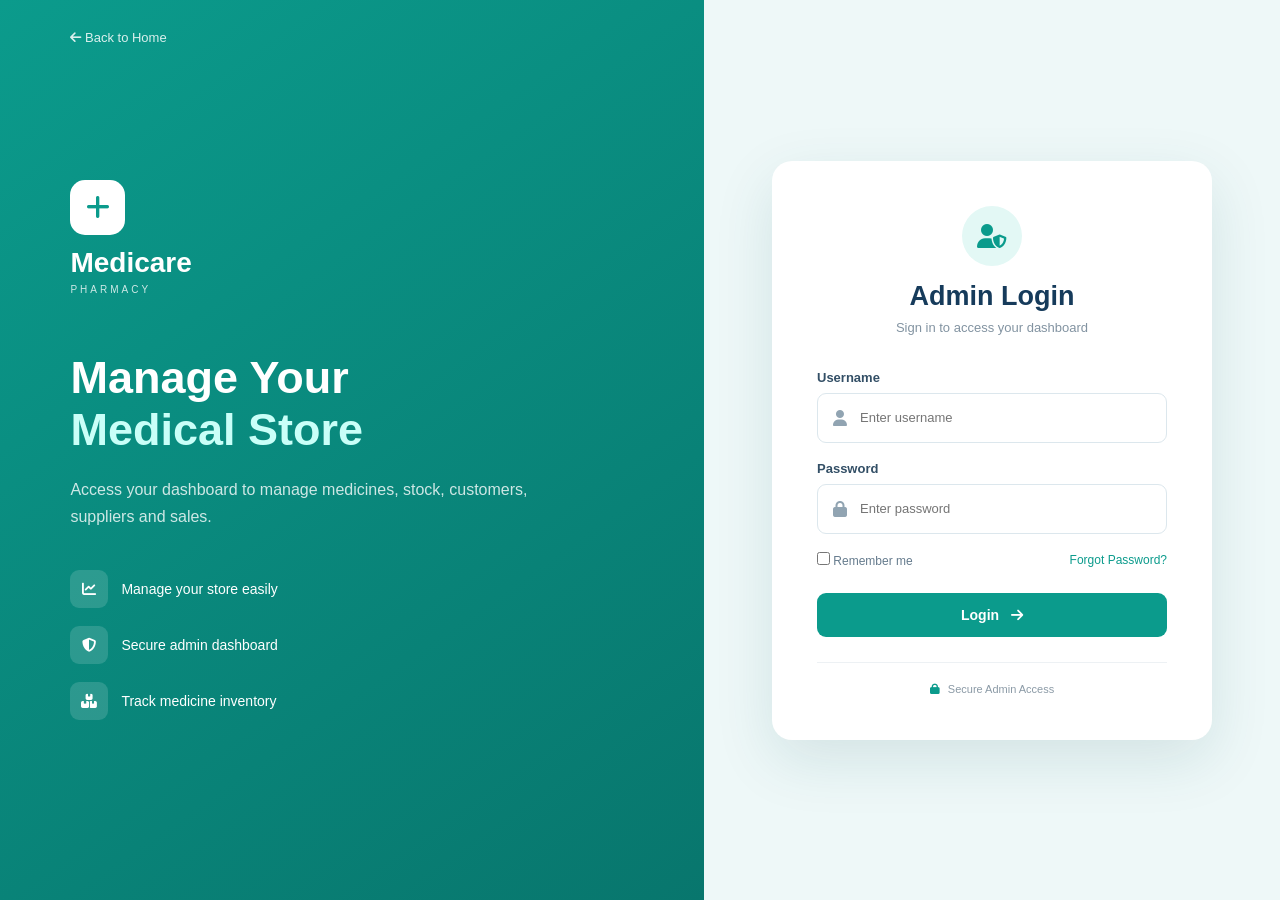
<file: login.html>
<!DOCTYPE html>
<html lang="en">
<head>
    <meta charset="UTF-8">
    <meta name="viewport" content="width=device-width, initial-scale=1.0">

    <title>Admin Login | Medicare Pharmacy</title>

    <link rel="stylesheet" href="style.css">

    <link rel="stylesheet"
          href="https://cdnjs.cloudflare.com/ajax/libs/font-awesome/6.5.2/css/all.min.css">
</head>

<body class="login-page">

    <div class="login-container">

        <!-- LEFT SIDE -->
        <div class="login-info">

            <a href="index.html" class="back-home">
                <i class="fa-solid fa-arrow-left"></i>
                Back to Home
            </a>

            <div class="login-brand">
                <div class="login-logo">
                    <i class="fa-solid fa-plus"></i>
                </div>

                <h1>Medicare</h1>
                <span>PHARMACY</span>
            </div>

            <h2>Manage Your<br><span>Medical Store</span></h2>

            <p>
                Access your dashboard to manage medicines,
                stock, customers, suppliers and sales.
            </p>

            <div class="login-features">

                <div>
                    <i class="fa-solid fa-chart-line"></i>
                    <span>Manage your store easily</span>
                </div>

                <div>
                    <i class="fa-solid fa-shield-halved"></i>
                    <span>Secure admin dashboard</span>
                </div>

                <div>
                    <i class="fa-solid fa-boxes-stacked"></i>
                    <span>Track medicine inventory</span>
                </div>

            </div>

        </div>


        <!-- LOGIN BOX -->
        <div class="login-box">

            <div class="login-heading">

                <div class="mobile-login-icon">
                    <i class="fa-solid fa-user-shield"></i>
                </div>

                <h2>Admin Login</h2>

                <p>
                    Sign in to access your dashboard
                </p>

            </div>


            <form action="dashboard.html">

                <label>Username</label>

                <div class="input-group">
                    <i class="fa-solid fa-user"></i>

                    <input
                        type="text"
                        placeholder="Enter username"
                        required
                    >
                </div>


                <label>Password</label>

                <div class="input-group">
                    <i class="fa-solid fa-lock"></i>

                    <input
                        type="password"
                        placeholder="Enter password"
                        required
                    >
                </div>


                <div class="login-options">

                    <label class="remember">
                        <input type="checkbox">
                        Remember me
                    </label>

                    <a href="#">Forgot Password?</a>

                </div>


                <button type="submit" class="login-submit">
                    Login
                    <i class="fa-solid fa-arrow-right"></i>
                </button>

            </form>


            <div class="secure-login">
                <i class="fa-solid fa-lock"></i>
                Secure Admin Access
            </div>

        </div>

    </div>

<script src="script.js"></script>
</body>
</html>
</file>
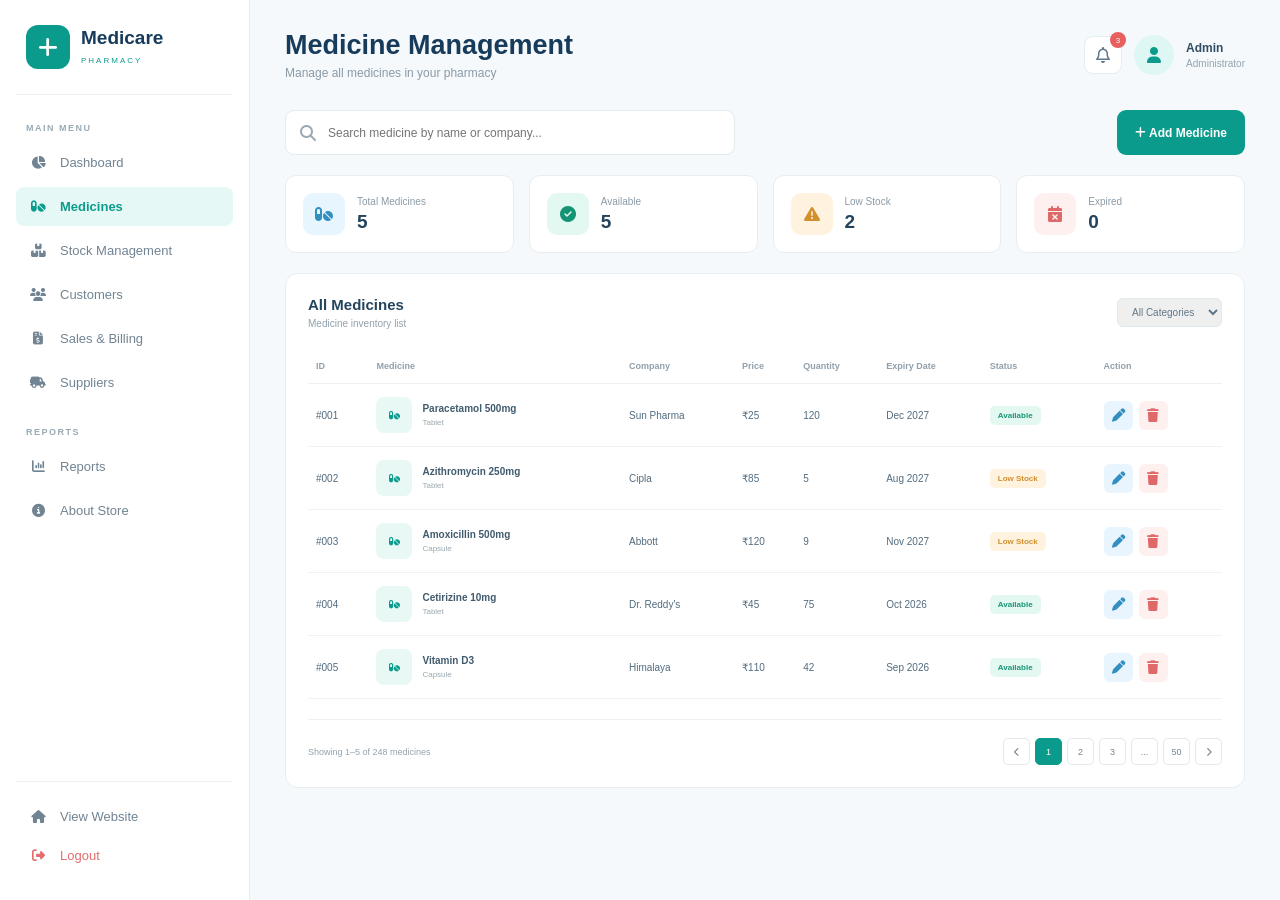
<file: medicines.html>
<!DOCTYPE html>
<html lang="en">
<head>
    <meta charset="UTF-8">
    <meta name="viewport" content="width=device-width, initial-scale=1.0">
    <title>Medicines | Medicare Pharmacy</title>

    <link rel="stylesheet" href="style.css">

    <link rel="stylesheet"
          href="https://cdnjs.cloudflare.com/ajax/libs/font-awesome/6.5.2/css/all.min.css">
</head>

<body class="dashboard-page">

    <!-- SIDEBAR -->
    <aside class="sidebar">

        <div class="side-logo">
            <div class="logo-icon">
                <i class="fa-solid fa-plus"></i>
            </div>

            <div>
                <h2>Medicare</h2>
                <span>PHARMACY</span>
            </div>
        </div>

        <div class="menu-title">MAIN MENU</div>

        <nav class="sidebar-menu">

            <a href="dashboard.html">
                <i class="fa-solid fa-chart-pie"></i>
                Dashboard
            </a>

            <a href="medicines.html" class="side-active">
                <i class="fa-solid fa-pills"></i>
                Medicines
            </a>

            <a href="stock.html">
                <i class="fa-solid fa-boxes-stacked"></i>
                Stock Management
            </a>

            <a href="customers.html">
                <i class="fa-solid fa-users"></i>
                Customers
            </a>

            <a href="billing.html">
                <i class="fa-solid fa-file-invoice-dollar"></i>
                Sales & Billing
            </a>

            <a href="suppliers.html">
                <i class="fa-solid fa-truck-field"></i>
                Suppliers
            </a>

        </nav>

        <div class="menu-title report-title">REPORTS</div>

        <nav class="sidebar-menu">

            <a href="reports.html">
                <i class="fa-solid fa-chart-column"></i>
                Reports
            </a>

            <a href="about.html">
                <i class="fa-solid fa-circle-info"></i>
                About Store
            </a>

        </nav>

        <div class="sidebar-bottom">

            <a href="index.html">
                <i class="fa-solid fa-house"></i>
                View Website
            </a>

            <a href="login.html" class="logout">
                <i class="fa-solid fa-right-from-bracket"></i>
                Logout
            </a>

        </div>

    </aside>


    <!-- MAIN -->
    <main class="dashboard-main">

        <!-- HEADER -->
        <header class="dashboard-header">

            <div>
                <h1>Medicine Management</h1>
                <p>Manage all medicines in your pharmacy</p>
            </div>

            <div class="admin-profile">

                <div class="notification">
                    <i class="fa-regular fa-bell"></i>
                    <span>3</span>
                </div>

                <div class="profile-avatar">
                    <i class="fa-solid fa-user"></i>
                </div>

                <div class="profile-info">
                    <strong>Admin</strong>
                    <small>Administrator</small>
                </div>

            </div>

        </header>


        <!-- TOP ACTION BAR -->
        <section class="medicine-toolbar">

            <div class="medicine-search">

                <i class="fa-solid fa-magnifying-glass"></i>

                <input
                    type="text"
                    placeholder="Search medicine by name or company..."
                >

            </div>

            <button class="add-medicine-btn">
                <i class="fa-solid fa-plus"></i>
                Add Medicine
            </button>

        </section>


        <!-- SUMMARY -->
        <section class="medicine-summary">

            <div class="mini-stat">
                <div class="mini-icon">
                    <i class="fa-solid fa-pills"></i>
                </div>

                <div>
                    <span>Total Medicines</span>
                    <strong>248</strong>
                </div>
            </div>


            <div class="mini-stat">
                <div class="mini-icon green">
                    <i class="fa-solid fa-circle-check"></i>
                </div>

                <div>
                    <span>Available</span>
                    <strong>221</strong>
                </div>
            </div>


            <div class="mini-stat">
                <div class="mini-icon orange">
                    <i class="fa-solid fa-triangle-exclamation"></i>
                </div>

                <div>
                    <span>Low Stock</span>
                    <strong>18</strong>
                </div>
            </div>


            <div class="mini-stat">
                <div class="mini-icon red">
                    <i class="fa-solid fa-calendar-xmark"></i>
                </div>

                <div>
                    <span>Expired</span>
                    <strong>9</strong>
                </div>
            </div>

        </section>


        <!-- MEDICINE TABLE -->
        <section class="dashboard-card medicine-table-card">

            <div class="card-header">

                <div>
                    <h3>All Medicines</h3>
                    <p>Medicine inventory list</p>
                </div>

                <select class="filter-select">
                    <option>All Categories</option>
                    <option>Available</option>
                    <option>Low Stock</option>
                    <option>Expired</option>
                </select>

            </div>


            <div class="table-wrapper">

                <table class="medicine-table">

                    <thead>

                        <tr>
                            <th>ID</th>
                            <th>Medicine</th>
                            <th>Company</th>
                            <th>Price</th>
                            <th>Quantity</th>
                            <th>Expiry Date</th>
                            <th>Status</th>
                            <th>Action</th>
                        </tr>

                    </thead>


                    <tbody>

                        <tr>

                            <td>#001</td>

                            <td>
                                <div class="medicine-name">
                                    <div class="medicine-img">
                                        <i class="fa-solid fa-pills"></i>
                                    </div>

                                    <div>
                                        <strong>Paracetamol 500mg</strong>
                                        <small>Tablet</small>
                                    </div>
                                </div>
                            </td>

                            <td>Sun Pharma</td>

                            <td>₹25</td>

                            <td>120</td>

                            <td>Dec 2027</td>

                            <td>
                                <span class="status available">
                                    Available
                                </span>
                            </td>

                            <td>
                                <div class="table-actions">
                                    <button class="edit-btn">
                                        <i class="fa-solid fa-pen"></i>
                                    </button>

                                    <button class="delete-btn">
                                        <i class="fa-solid fa-trash"></i>
                                    </button>
                                </div>
                            </td>

                        </tr>


                        <tr>

                            <td>#002</td>

                            <td>
                                <div class="medicine-name">

                                    <div class="medicine-img">
                                        <i class="fa-solid fa-pills"></i>
                                    </div>

                                    <div>
                                        <strong>Azithromycin 250mg</strong>
                                        <small>Tablet</small>
                                    </div>

                                </div>
                            </td>

                            <td>Cipla</td>

                            <td>₹85</td>

                            <td>5</td>

                            <td>Aug 2027</td>

                            <td>
                                <span class="status low-stock">
                                    Low Stock
                                </span>
                            </td>

                            <td>
                                <div class="table-actions">
                                    <button class="edit-btn">
                                        <i class="fa-solid fa-pen"></i>
                                    </button>

                                    <button class="delete-btn">
                                        <i class="fa-solid fa-trash"></i>
                                    </button>
                                </div>
                            </td>

                        </tr>


                        <tr>

                            <td>#003</td>

                            <td>
                                <div class="medicine-name">

                                    <div class="medicine-img">
                                        <i class="fa-solid fa-capsules"></i>
                                    </div>

                                    <div>
                                        <strong>Amoxicillin 500mg</strong>
                                        <small>Capsule</small>
                                    </div>

                                </div>
                            </td>

                            <td>Abbott</td>

                            <td>₹120</td>

                            <td>9</td>

                            <td>Nov 2027</td>

                            <td>
                                <span class="status low-stock">
                                    Low Stock
                                </span>
                            </td>

                            <td>
                                <div class="table-actions">
                                    <button class="edit-btn">
                                        <i class="fa-solid fa-pen"></i>
                                    </button>

                                    <button class="delete-btn">
                                        <i class="fa-solid fa-trash"></i>
                                    </button>
                                </div>
                            </td>

                        </tr>


                        <tr>

                            <td>#004</td>

                            <td>
                                <div class="medicine-name">

                                    <div class="medicine-img">
                                        <i class="fa-solid fa-pills"></i>
                                    </div>

                                    <div>
                                        <strong>Cetirizine 10mg</strong>
                                        <small>Tablet</small>
                                    </div>

                                </div>
                            </td>

                            <td>Dr. Reddy's</td>

                            <td>₹45</td>

                            <td>75</td>

                            <td>Oct 2026</td>

                            <td>
                                <span class="status expiry-soon">
                                    Expiring Soon
                                </span>
                            </td>

                            <td>
                                <div class="table-actions">
                                    <button class="edit-btn">
                                        <i class="fa-solid fa-pen"></i>
                                    </button>

                                    <button class="delete-btn">
                                        <i class="fa-solid fa-trash"></i>
                                    </button>
                                </div>
                            </td>

                        </tr>


                        <tr>

                            <td>#005</td>

                            <td>
                                <div class="medicine-name">

                                    <div class="medicine-img">
                                        <i class="fa-solid fa-capsules"></i>
                                    </div>

                                    <div>
                                        <strong>Vitamin D3</strong>
                                        <small>Capsule</small>
                                    </div>

                                </div>
                            </td>

                            <td>Himalaya</td>

                            <td>₹110</td>

                            <td>42</td>

                            <td>Sep 2026</td>

                            <td>
                                <span class="status expiry-soon">
                                    Expiring Soon
                                </span>
                            </td>

                            <td>
                                <div class="table-actions">
                                    <button class="edit-btn">
                                        <i class="fa-solid fa-pen"></i>
                                    </button>

                                    <button class="delete-btn">
                                        <i class="fa-solid fa-trash"></i>
                                    </button>
                                </div>
                            </td>

                        </tr>

                    </tbody>

                </table>

            </div>


            <!-- PAGINATION -->

            <div class="pagination">

                <span>Showing 1–5 of 248 medicines</span>

                <div>

                    <button>
                        <i class="fa-solid fa-chevron-left"></i>
                    </button>

                    <button class="page-active">1</button>

                    <button>2</button>
                    <button>3</button>
                    <button>...</button>
                    <button>50</button>

                    <button>
                        <i class="fa-solid fa-chevron-right"></i>
                    </button>

                </div>

            </div>

        </section>

    </main>

<script src="script.js"></script>
</body>
</html>
</file>
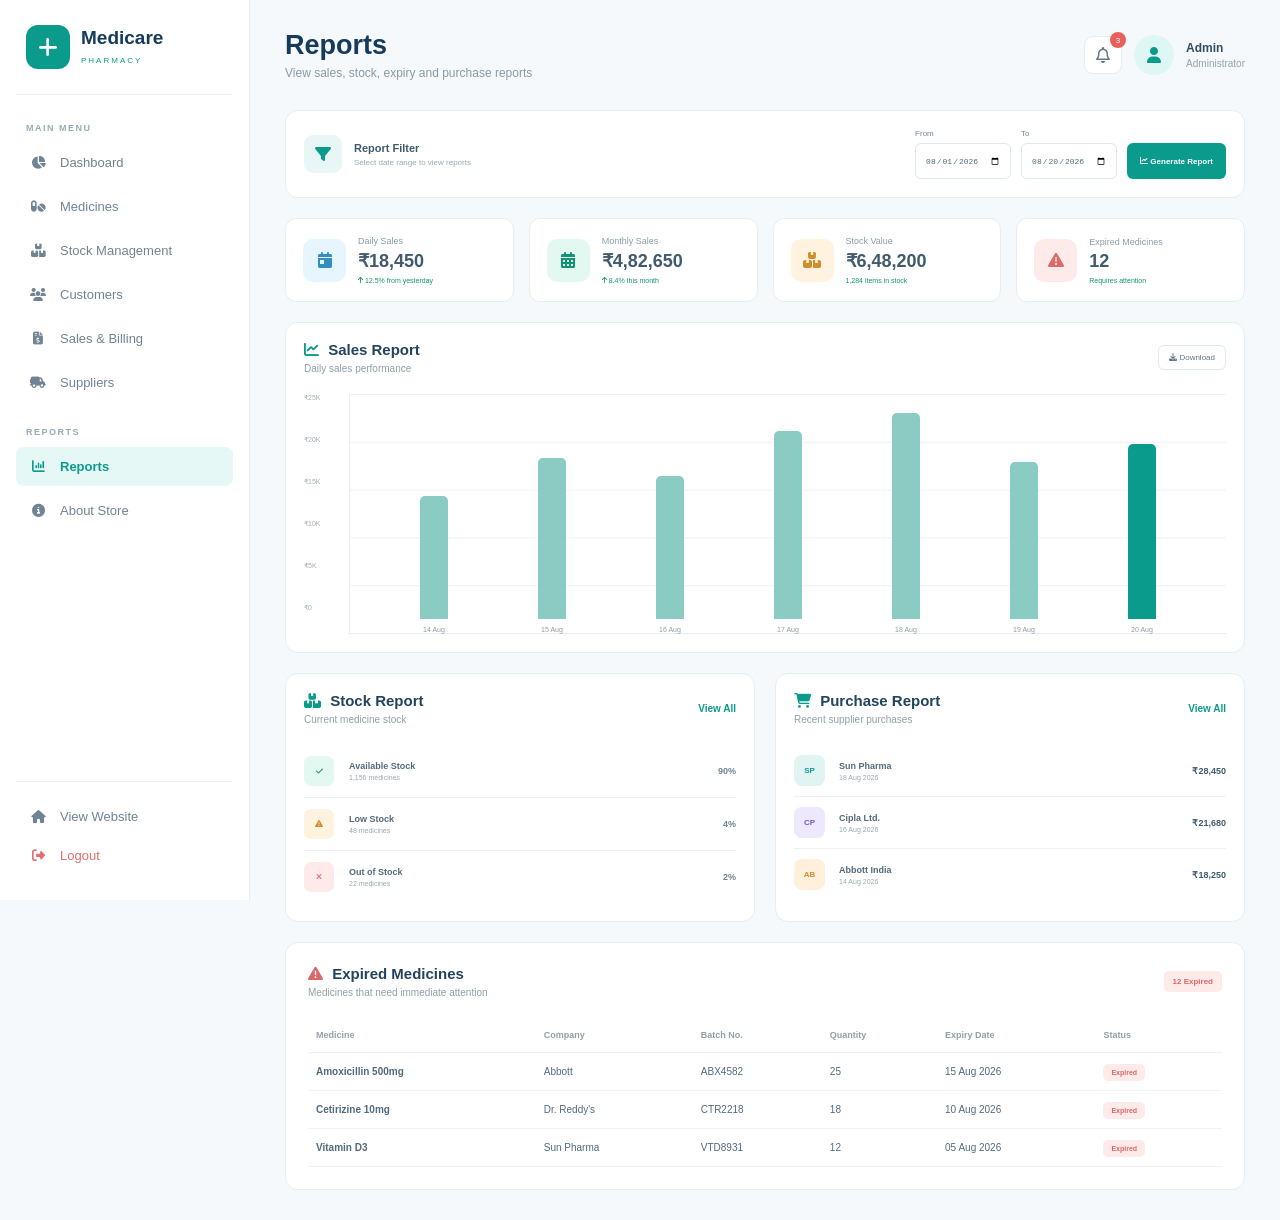
<file: reports.html>
<!DOCTYPE html>
<html lang="en">
<head>
    <meta charset="UTF-8">
    <meta name="viewport" content="width=device-width, initial-scale=1.0">

    <title>Reports | Medicare Pharmacy</title>

    <link rel="stylesheet" href="style.css">

    <link rel="stylesheet"
          href="https://cdnjs.cloudflare.com/ajax/libs/font-awesome/6.5.2/css/all.min.css">
</head>

<body class="dashboard-page">

    <!-- SIDEBAR -->
    <aside class="sidebar">

        <div class="side-logo">

            <div class="logo-icon">
                <i class="fa-solid fa-plus"></i>
            </div>

            <div>
                <h2>Medicare</h2>
                <span>PHARMACY</span>
            </div>

        </div>

        <div class="menu-title">MAIN MENU</div>

        <nav class="sidebar-menu">

            <a href="dashboard.html">
                <i class="fa-solid fa-chart-pie"></i>
                Dashboard
            </a>

            <a href="medicines.html">
                <i class="fa-solid fa-pills"></i>
                Medicines
            </a>

            <a href="stock.html">
                <i class="fa-solid fa-boxes-stacked"></i>
                Stock Management
            </a>

            <a href="customers.html">
                <i class="fa-solid fa-users"></i>
                Customers
            </a>

            <a href="billing.html">
                <i class="fa-solid fa-file-invoice-dollar"></i>
                Sales & Billing
            </a>

            <a href="suppliers.html">
                <i class="fa-solid fa-truck-field"></i>
                Suppliers
            </a>

        </nav>

        <div class="menu-title report-title">REPORTS</div>

        <nav class="sidebar-menu">

            <a href="reports.html" class="side-active">
                <i class="fa-solid fa-chart-column"></i>
                Reports
            </a>

            <a href="about.html">
                <i class="fa-solid fa-circle-info"></i>
                About Store
            </a>

        </nav>

        <div class="sidebar-bottom">

            <a href="index.html">
                <i class="fa-solid fa-house"></i>
                View Website
            </a>

            <a href="login.html" class="logout">
                <i class="fa-solid fa-right-from-bracket"></i>
                Logout
            </a>

        </div>

    </aside>


    <!-- MAIN -->
    <main class="dashboard-main">

        <!-- HEADER -->
        <header class="dashboard-header">

            <div>
                <h1>Reports</h1>

                <p>
                    View sales, stock, expiry and purchase reports
                </p>
            </div>


            <div class="admin-profile">

                <div class="notification">
                    <i class="fa-regular fa-bell"></i>
                    <span>3</span>
                </div>

                <div class="profile-avatar">
                    <i class="fa-solid fa-user"></i>
                </div>

                <div class="profile-info">
                    <strong>Admin</strong>
                    <small>Administrator</small>
                </div>

            </div>

        </header>


        <!-- REPORT FILTER -->
        <section class="report-filter dashboard-card">

            <div class="report-filter-title">

                <i class="fa-solid fa-filter"></i>

                <div>
                    <strong>Report Filter</strong>

                    <span>
                        Select date range to view reports
                    </span>
                </div>

            </div>


            <div class="report-filter-controls">

                <div class="report-date">

                    <label>From</label>

                    <input
                        type="date"
                        value="2026-08-01"
                    >

                </div>


                <div class="report-date">

                    <label>To</label>

                    <input
                        type="date"
                        value="2026-08-20"
                    >

                </div>


                <button class="generate-report-btn">

                    <i class="fa-solid fa-chart-line"></i>

                    Generate Report

                </button>

            </div>

        </section>


        <!-- REPORT CARDS -->
        <section class="report-cards">

            <div class="report-card">

                <div class="report-card-icon blue">
                    <i class="fa-solid fa-calendar-day"></i>
                </div>

                <div>

                    <span>Daily Sales</span>

                    <strong>₹18,450</strong>

                    <small>
                        <i class="fa-solid fa-arrow-up"></i>
                        12.5% from yesterday
                    </small>

                </div>

            </div>


            <div class="report-card">

                <div class="report-card-icon green">
                    <i class="fa-solid fa-calendar-days"></i>
                </div>

                <div>

                    <span>Monthly Sales</span>

                    <strong>₹4,82,650</strong>

                    <small>
                        <i class="fa-solid fa-arrow-up"></i>
                        8.4% this month
                    </small>

                </div>

            </div>


            <div class="report-card">

                <div class="report-card-icon orange">
                    <i class="fa-solid fa-boxes-stacked"></i>
                </div>

                <div>

                    <span>Stock Value</span>

                    <strong>₹6,48,200</strong>

                    <small>
                        1,284 items in stock
                    </small>

                </div>

            </div>


            <div class="report-card">

                <div class="report-card-icon red">
                    <i class="fa-solid fa-triangle-exclamation"></i>
                </div>

                <div>

                    <span>Expired Medicines</span>

                    <strong>12</strong>

                    <small>
                        Requires attention
                    </small>

                </div>

            </div>

        </section>


        <!-- SALES REPORT -->
        <section class="dashboard-card report-section">

            <div class="card-header">

                <div>

                    <h3>
                        <i class="fa-solid fa-chart-line"></i>
                        Sales Report
                    </h3>

                    <p>
                        Daily sales performance
                    </p>

                </div>


                <button class="download-report-btn">

                    <i class="fa-solid fa-download"></i>

                    Download

                </button>

            </div>


            <div class="sales-chart">

                <div class="chart-y-axis">

                    <span>₹25K</span>
                    <span>₹20K</span>
                    <span>₹15K</span>
                    <span>₹10K</span>
                    <span>₹5K</span>
                    <span>₹0</span>

                </div>


                <div class="chart-area">

                    <div class="chart-bars">

                        <div class="bar-column">
                            <div class="bar" style="height:55%"></div>
                            <span>14 Aug</span>
                        </div>

                        <div class="bar-column">
                            <div class="bar" style="height:72%"></div>
                            <span>15 Aug</span>
                        </div>

                        <div class="bar-column">
                            <div class="bar" style="height:64%"></div>
                            <span>16 Aug</span>
                        </div>

                        <div class="bar-column">
                            <div class="bar" style="height:84%"></div>
                            <span>17 Aug</span>
                        </div>

                        <div class="bar-column">
                            <div class="bar" style="height:92%"></div>
                            <span>18 Aug</span>
                        </div>

                        <div class="bar-column">
                            <div class="bar" style="height:70%"></div>
                            <span>19 Aug</span>
                        </div>

                        <div class="bar-column">
                            <div class="bar current" style="height:78%"></div>
                            <span>20 Aug</span>
                        </div>

                    </div>

                </div>

            </div>

        </section>


        <!-- TWO COLUMN REPORTS -->
        <section class="report-grid">


            <!-- STOCK REPORT -->
            <div class="dashboard-card report-section">

                <div class="card-header">

                    <div>

                        <h3>
                            <i class="fa-solid fa-boxes-stacked"></i>
                            Stock Report
                        </h3>

                        <p>
                            Current medicine stock
                        </p>

                    </div>

                    <a href="stock.html" class="view-report">
                        View All
                    </a>

                </div>


                <div class="mini-report-list">

                    <div class="mini-report-item">

                        <div class="mini-report-icon green">
                            <i class="fa-solid fa-check"></i>
                        </div>

                        <div>
                            <strong>Available Stock</strong>
                            <span>1,156 medicines</span>
                        </div>

                        <b>90%</b>

                    </div>


                    <div class="mini-report-item">

                        <div class="mini-report-icon orange">
                            <i class="fa-solid fa-triangle-exclamation"></i>
                        </div>

                        <div>
                            <strong>Low Stock</strong>
                            <span>48 medicines</span>
                        </div>

                        <b>4%</b>

                    </div>


                    <div class="mini-report-item">

                        <div class="mini-report-icon red">
                            <i class="fa-solid fa-xmark"></i>
                        </div>

                        <div>
                            <strong>Out of Stock</strong>
                            <span>22 medicines</span>
                        </div>

                        <b>2%</b>

                    </div>

                </div>

            </div>


            <!-- PURCHASE REPORT -->
            <div class="dashboard-card report-section">

                <div class="card-header">

                    <div>

                        <h3>
                            <i class="fa-solid fa-cart-shopping"></i>
                            Purchase Report
                        </h3>

                        <p>
                            Recent supplier purchases
                        </p>

                    </div>

                    <a href="suppliers.html" class="view-report">
                        View All
                    </a>

                </div>


                <div class="purchase-list">

                    <div class="purchase-item">

                        <div class="purchase-icon">
                            SP
                        </div>

                        <div>

                            <strong>Sun Pharma</strong>

                            <span>
                                18 Aug 2026
                            </span>

                        </div>

                        <b>
                            ₹28,450
                        </b>

                    </div>


                    <div class="purchase-item">

                        <div class="purchase-icon purple">
                            CP
                        </div>

                        <div>

                            <strong>Cipla Ltd.</strong>

                            <span>
                                16 Aug 2026
                            </span>

                        </div>

                        <b>
                            ₹21,680
                        </b>

                    </div>


                    <div class="purchase-item">

                        <div class="purchase-icon orange">
                            AB
                        </div>

                        <div>

                            <strong>Abbott India</strong>

                            <span>
                                14 Aug 2026
                            </span>

                        </div>

                        <b>
                            ₹18,250
                        </b>

                    </div>

                </div>

            </div>


        </section>


        <!-- EXPIRED MEDICINES -->
        <section class="dashboard-card expired-report">

            <div class="card-header">

                <div>

                    <h3>
                        <i class="fa-solid fa-triangle-exclamation"></i>
                        Expired Medicines
                    </h3>

                    <p>
                        Medicines that need immediate attention
                    </p>

                </div>


                <span class="expired-count">
                    12 Expired
                </span>

            </div>


            <div class="table-wrapper">

                <table>

                    <thead>

                        <tr>

                            <th>Medicine</th>
                            <th>Company</th>
                            <th>Batch No.</th>
                            <th>Quantity</th>
                            <th>Expiry Date</th>
                            <th>Status</th>

                        </tr>

                    </thead>


                    <tbody>

                        <tr>

                            <td>
                                <strong>Amoxicillin 500mg</strong>
                            </td>

                            <td>Abbott</td>

                            <td>ABX4582</td>

                            <td>25</td>

                            <td>15 Aug 2026</td>

                            <td>
                                <span class="expired-badge">
                                    Expired
                                </span>
                            </td>

                        </tr>


                        <tr>

                            <td>
                                <strong>Cetirizine 10mg</strong>
                            </td>

                            <td>Dr. Reddy's</td>

                            <td>CTR2218</td>

                            <td>18</td>

                            <td>10 Aug 2026</td>

                            <td>
                                <span class="expired-badge">
                                    Expired
                                </span>
                            </td>

                        </tr>


                        <tr>

                            <td>
                                <strong>Vitamin D3</strong>
                            </td>

                            <td>Sun Pharma</td>

                            <td>VTD8931</td>

                            <td>12</td>

                            <td>05 Aug 2026</td>

                            <td>
                                <span class="expired-badge">
                                    Expired
                                </span>
                            </td>

                        </tr>

                    </tbody>

                </table>

            </div>

        </section>

    </main>

<script src="script.js"></script>
</body>
</html>
</file>
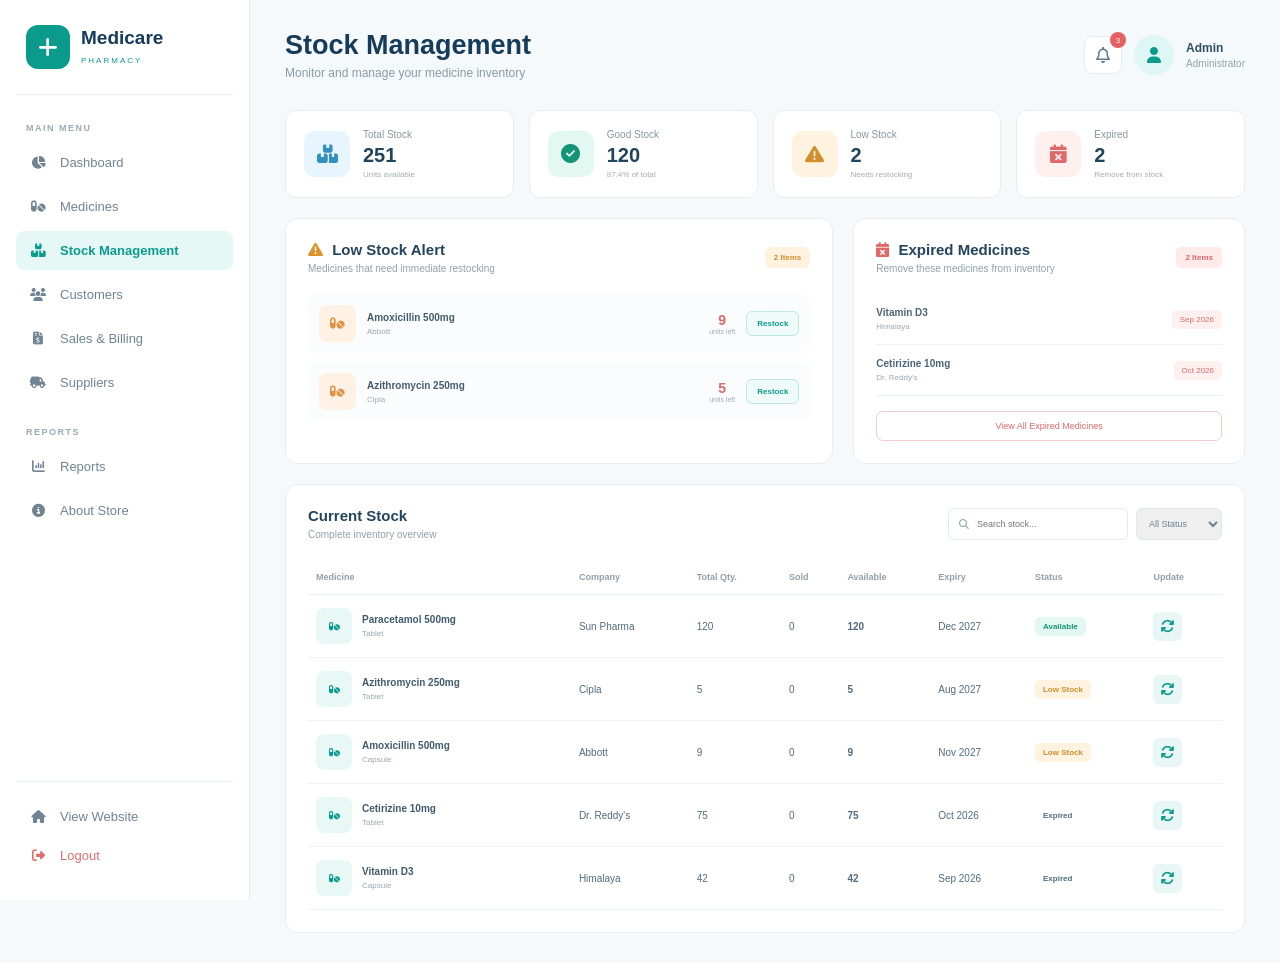
<file: stock.html>
<!DOCTYPE html>
<html lang="en">
<head>
    <meta charset="UTF-8">
    <meta name="viewport" content="width=device-width, initial-scale=1.0">

    <title>Stock Management | Medicare Pharmacy</title>

    <link rel="stylesheet" href="style.css">

    <link rel="stylesheet"
          href="https://cdnjs.cloudflare.com/ajax/libs/font-awesome/6.5.2/css/all.min.css">
</head>

<body class="dashboard-page">

    <!-- SIDEBAR -->
    <aside class="sidebar">

        <div class="side-logo">
            <div class="logo-icon">
                <i class="fa-solid fa-plus"></i>
            </div>

            <div>
                <h2>Medicare</h2>
                <span>PHARMACY</span>
            </div>
        </div>

        <div class="menu-title">MAIN MENU</div>

        <nav class="sidebar-menu">

            <a href="dashboard.html">
                <i class="fa-solid fa-chart-pie"></i>
                Dashboard
            </a>

            <a href="medicines.html">
                <i class="fa-solid fa-pills"></i>
                Medicines
            </a>

            <a href="stock.html" class="side-active">
                <i class="fa-solid fa-boxes-stacked"></i>
                Stock Management
            </a>

            <a href="customers.html">
                <i class="fa-solid fa-users"></i>
                Customers
            </a>

            <a href="billing.html">
                <i class="fa-solid fa-file-invoice-dollar"></i>
                Sales & Billing
            </a>

            <a href="suppliers.html">
                <i class="fa-solid fa-truck-field"></i>
                Suppliers
            </a>

        </nav>

        <div class="menu-title report-title">REPORTS</div>

        <nav class="sidebar-menu">

            <a href="reports.html">
                <i class="fa-solid fa-chart-column"></i>
                Reports
            </a>

            <a href="about.html">
                <i class="fa-solid fa-circle-info"></i>
                About Store
            </a>

        </nav>

        <div class="sidebar-bottom">

            <a href="index.html">
                <i class="fa-solid fa-house"></i>
                View Website
            </a>

            <a href="login.html" class="logout">
                <i class="fa-solid fa-right-from-bracket"></i>
                Logout
            </a>

        </div>

    </aside>


    <!-- MAIN -->
    <main class="dashboard-main">

        <!-- HEADER -->
        <header class="dashboard-header">

            <div>
                <h1>Stock Management</h1>
                <p>Monitor and manage your medicine inventory</p>
            </div>

            <div class="admin-profile">

                <div class="notification">
                    <i class="fa-regular fa-bell"></i>
                    <span>3</span>
                </div>

                <div class="profile-avatar">
                    <i class="fa-solid fa-user"></i>
                </div>

                <div class="profile-info">
                    <strong>Admin</strong>
                    <small>Administrator</small>
                </div>

            </div>

        </header>


        <!-- STOCK SUMMARY -->
        <section class="stock-summary">

            <div class="stock-stat">

                <div class="stock-stat-icon blue">
                    <i class="fa-solid fa-boxes-stacked"></i>
                </div>

                <div>
                    <span>Total Stock</span>
                    <strong>1,845</strong>
                    <small>Units available</small>
                </div>

            </div>


            <div class="stock-stat">

                <div class="stock-stat-icon green">
                    <i class="fa-solid fa-circle-check"></i>
                </div>

                <div>
                    <span>Good Stock</span>
                    <strong>1,612</strong>
                    <small>87.4% of total</small>
                </div>

            </div>


            <div class="stock-stat">

                <div class="stock-stat-icon orange">
                    <i class="fa-solid fa-triangle-exclamation"></i>
                </div>

                <div>
                    <span>Low Stock</span>
                    <strong>18</strong>
                    <small>Needs restocking</small>
                </div>

            </div>


            <div class="stock-stat">

                <div class="stock-stat-icon red">
                    <i class="fa-solid fa-calendar-xmark"></i>
                </div>

                <div>
                    <span>Expired</span>
                    <strong>9</strong>
                    <small>Remove from stock</small>
                </div>

            </div>

        </section>


        <!-- ALERTS -->
        <section class="stock-alert-grid">

            <div class="dashboard-card stock-alert-card">

                <div class="card-header">

                    <div>
                        <h3>
                            <i class="fa-solid fa-triangle-exclamation warning-title"></i>
                            Low Stock Alert
                        </h3>

                        <p>Medicines that need immediate restocking</p>
                    </div>

                    <span class="alert-count">3 Items</span>

                </div>


                <div class="stock-alert-item">

                    <div class="stock-product-icon">
                        <i class="fa-solid fa-pills"></i>
                    </div>

                    <div class="stock-product-info">
                        <strong>Paracetamol 500mg</strong>
                        <small>Sun Pharma</small>
                    </div>

                    <div class="stock-number">
                        <strong>8</strong>
                        <small>units left</small>
                    </div>

                    <button class="restock-btn">
                        Restock
                    </button>

                </div>


                <div class="stock-alert-item">

                    <div class="stock-product-icon">
                        <i class="fa-solid fa-capsules"></i>
                    </div>

                    <div class="stock-product-info">
                        <strong>Azithromycin 250mg</strong>
                        <small>Cipla</small>
                    </div>

                    <div class="stock-number">
                        <strong>5</strong>
                        <small>units left</small>
                    </div>

                    <button class="restock-btn">
                        Restock
                    </button>

                </div>


                <div class="stock-alert-item">

                    <div class="stock-product-icon">
                        <i class="fa-solid fa-pills"></i>
                    </div>

                    <div class="stock-product-info">
                        <strong>Amoxicillin 500mg</strong>
                        <small>Abbott</small>
                    </div>

                    <div class="stock-number">
                        <strong>9</strong>
                        <small>units left</small>
                    </div>

                    <button class="restock-btn">
                        Restock
                    </button>

                </div>

            </div>


            <!-- EXPIRED -->
            <div class="dashboard-card expired-stock-card">

                <div class="card-header">

                    <div>
                        <h3>
                            <i class="fa-solid fa-calendar-xmark expired-title"></i>
                            Expired Medicines
                        </h3>

                        <p>Remove these medicines from inventory</p>
                    </div>

                    <span class="expired-count">3 Items</span>

                </div>


                <div class="expired-item">

                    <div>
                        <strong>Vitamin D3</strong>
                        <small>Himalaya</small>
                    </div>

                    <span>Sep 2026</span>

                </div>


                <div class="expired-item">

                    <div>
                        <strong>Cetirizine 10mg</strong>
                        <small>Dr. Reddy's</small>
                    </div>

                    <span>Oct 2026</span>

                </div>


                <div class="expired-item">

                    <div>
                        <strong>Ibuprofen 400mg</strong>
                        <small>Abbott</small>
                    </div>

                    <span>Oct 2026</span>

                </div>

                <button class="view-expired-btn">
                    View All Expired Medicines
                </button>

            </div>

        </section>


        <!-- INVENTORY -->
        <section class="dashboard-card inventory-card">

            <div class="card-header">

                <div>
                    <h3>Current Stock</h3>
                    <p>Complete inventory overview</p>
                </div>

                <div class="inventory-tools">

                    <div class="stock-search">
                        <i class="fa-solid fa-magnifying-glass"></i>

                        <input
                            type="text"
                            placeholder="Search stock..."
                        >
                    </div>

                    <select>
                        <option>All Status</option>
                        <option>Good Stock</option>
                        <option>Low Stock</option>
                        <option>Expired</option>
                    </select>

                </div>

            </div>


            <div class="table-wrapper">

                <table class="inventory-table">

                    <thead>

                        <tr>
                            <th>Medicine</th>
                            <th>Company</th>
                            <th>Total Qty.</th>
                            <th>Sold</th>
                            <th>Available</th>
                            <th>Expiry</th>
                            <th>Status</th>
                            <th>Update</th>
                        </tr>

                    </thead>

                    <tbody>

                        <tr>

                            <td>
                                <div class="medicine-name">
                                    <div class="medicine-img">
                                        <i class="fa-solid fa-pills"></i>
                                    </div>

                                    <div>
                                        <strong>Paracetamol 500mg</strong>
                                        <small>Tablet</small>
                                    </div>
                                </div>
                            </td>

                            <td>Sun Pharma</td>

                            <td>150</td>

                            <td>30</td>

                            <td><strong>120</strong></td>

                            <td>Dec 2027</td>

                            <td>
                                <span class="status available">
                                    Good
                                </span>
                            </td>

                            <td>
                                <button class="update-stock-btn">
                                    <i class="fa-solid fa-arrows-rotate"></i>
                                </button>
                            </td>

                        </tr>


                        <tr>

                            <td>
                                <div class="medicine-name">
                                    <div class="medicine-img">
                                        <i class="fa-solid fa-capsules"></i>
                                    </div>

                                    <div>
                                        <strong>Azithromycin 250mg</strong>
                                        <small>Tablet</small>
                                    </div>
                                </div>
                            </td>

                            <td>Cipla</td>

                            <td>50</td>

                            <td>45</td>

                            <td><strong>5</strong></td>

                            <td>Aug 2027</td>

                            <td>
                                <span class="status low-stock">
                                    Low
                                </span>
                            </td>

                            <td>
                                <button class="update-stock-btn">
                                    <i class="fa-solid fa-arrows-rotate"></i>
                                </button>
                            </td>

                        </tr>


                        <tr>

                            <td>
                                <div class="medicine-name">
                                    <div class="medicine-img">
                                        <i class="fa-solid fa-pills"></i>
                                    </div>

                                    <div>
                                        <strong>Amoxicillin 500mg</strong>
                                        <small>Capsule</small>
                                    </div>
                                </div>
                            </td>

                            <td>Abbott</td>

                            <td>80</td>

                            <td>71</td>

                            <td><strong>9</strong></td>

                            <td>Nov 2027</td>

                            <td>
                                <span class="status low-stock">
                                    Low
                                </span>
                            </td>

                            <td>
                                <button class="update-stock-btn">
                                    <i class="fa-solid fa-arrows-rotate"></i>
                                </button>
                            </td>

                        </tr>


                        <tr>

                            <td>
                                <div class="medicine-name">
                                    <div class="medicine-img">
                                        <i class="fa-solid fa-pills"></i>
                                    </div>

                                    <div>
                                        <strong>Vitamin D3</strong>
                                        <small>Capsule</small>
                                    </div>
                                </div>
                            </td>

                            <td>Himalaya</td>

                            <td>60</td>

                            <td>18</td>

                            <td><strong>42</strong></td>

                            <td>Sep 2026</td>

                            <td>
                                <span class="status expiry-soon">
                                    Expiring
                                </span>
                            </td>

                            <td>
                                <button class="update-stock-btn">
                                    <i class="fa-solid fa-arrows-rotate"></i>
                                </button>
                            </td>

                        </tr>

                    </tbody>

                </table>

            </div>

        </section>

    </main>

<script src="script.js"></script>
</body>
</html>
</file>
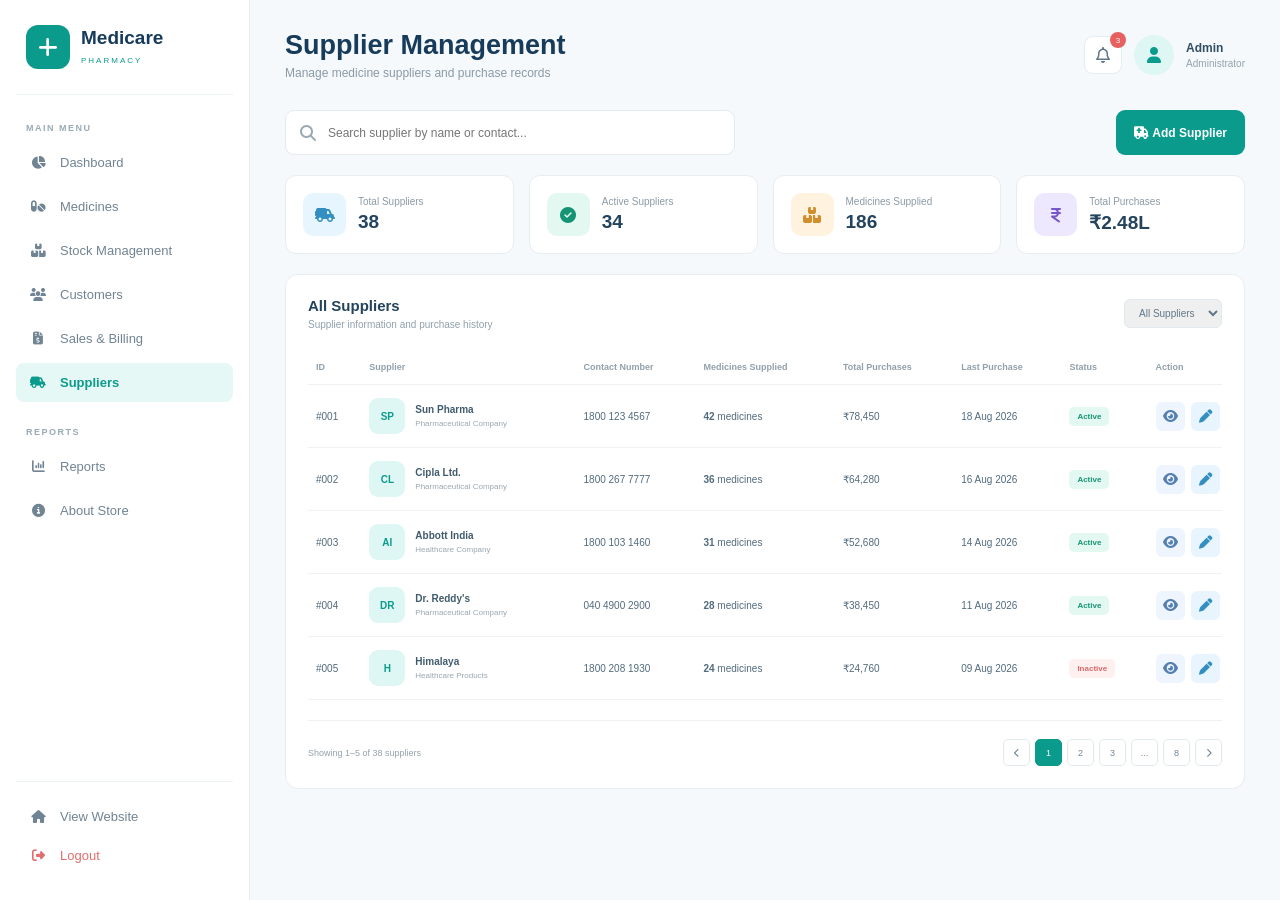
<file: suppliers.html>
<!DOCTYPE html>
<html lang="en">
<head>
    <meta charset="UTF-8">
    <meta name="viewport" content="width=device-width, initial-scale=1.0">

    <title>Suppliers | Medicare Pharmacy</title>

    <link rel="stylesheet" href="style.css">

    <link rel="stylesheet"
          href="https://cdnjs.cloudflare.com/ajax/libs/font-awesome/6.5.2/css/all.min.css">
</head>

<body class="dashboard-page">

    <!-- SIDEBAR -->
    <aside class="sidebar">

        <div class="side-logo">

            <div class="logo-icon">
                <i class="fa-solid fa-plus"></i>
            </div>

            <div>
                <h2>Medicare</h2>
                <span>PHARMACY</span>
            </div>

        </div>


        <div class="menu-title">MAIN MENU</div>

        <nav class="sidebar-menu">

            <a href="dashboard.html">
                <i class="fa-solid fa-chart-pie"></i>
                Dashboard
            </a>

            <a href="medicines.html">
                <i class="fa-solid fa-pills"></i>
                Medicines
            </a>

            <a href="stock.html">
                <i class="fa-solid fa-boxes-stacked"></i>
                Stock Management
            </a>

            <a href="customers.html">
                <i class="fa-solid fa-users"></i>
                Customers
            </a>

            <a href="billing.html">
                <i class="fa-solid fa-file-invoice-dollar"></i>
                Sales & Billing
            </a>

            <a href="suppliers.html" class="side-active">
                <i class="fa-solid fa-truck-field"></i>
                Suppliers
            </a>

        </nav>


        <div class="menu-title report-title">REPORTS</div>

        <nav class="sidebar-menu">

            <a href="reports.html">
                <i class="fa-solid fa-chart-column"></i>
                Reports
            </a>

            <a href="about.html">
                <i class="fa-solid fa-circle-info"></i>
                About Store
            </a>

        </nav>


        <div class="sidebar-bottom">

            <a href="index.html">
                <i class="fa-solid fa-house"></i>
                View Website
            </a>

            <a href="login.html" class="logout">
                <i class="fa-solid fa-right-from-bracket"></i>
                Logout
            </a>

        </div>

    </aside>


    <!-- MAIN -->
    <main class="dashboard-main">

        <!-- HEADER -->
        <header class="dashboard-header">

            <div>

                <h1>Supplier Management</h1>

                <p>
                    Manage medicine suppliers and purchase records
                </p>

            </div>


            <div class="admin-profile">

                <div class="notification">
                    <i class="fa-regular fa-bell"></i>
                    <span>3</span>
                </div>

                <div class="profile-avatar">
                    <i class="fa-solid fa-user"></i>
                </div>

                <div class="profile-info">
                    <strong>Admin</strong>
                    <small>Administrator</small>
                </div>

            </div>

        </header>


        <!-- TOOLBAR -->
        <section class="supplier-toolbar">

            <div class="supplier-search">

                <i class="fa-solid fa-magnifying-glass"></i>

                <input
                    type="text"
                    placeholder="Search supplier by name or contact..."
                >

            </div>


            <button class="add-supplier-btn">

                <i class="fa-solid fa-truck-medical"></i>

                Add Supplier

            </button>

        </section>


        <!-- SUMMARY -->
        <section class="supplier-summary">

            <div class="supplier-stat">

                <div class="supplier-stat-icon blue">
                    <i class="fa-solid fa-truck-field"></i>
                </div>

                <div>

                    <span>Total Suppliers</span>

                    <strong>38</strong>

                </div>

            </div>


            <div class="supplier-stat">

                <div class="supplier-stat-icon green">
                    <i class="fa-solid fa-circle-check"></i>
                </div>

                <div>

                    <span>Active Suppliers</span>

                    <strong>34</strong>

                </div>

            </div>


            <div class="supplier-stat">

                <div class="supplier-stat-icon orange">
                    <i class="fa-solid fa-boxes-stacked"></i>
                </div>

                <div>

                    <span>Medicines Supplied</span>

                    <strong>186</strong>

                </div>

            </div>


            <div class="supplier-stat">

                <div class="supplier-stat-icon purple">
                    <i class="fa-solid fa-indian-rupee-sign"></i>
                </div>

                <div>

                    <span>Total Purchases</span>

                    <strong>₹2.48L</strong>

                </div>

            </div>

        </section>


        <!-- SUPPLIER TABLE -->
        <section class="dashboard-card supplier-table-card">

            <div class="card-header">

                <div>

                    <h3>All Suppliers</h3>

                    <p>
                        Supplier information and purchase history
                    </p>

                </div>


                <select class="filter-select">

                    <option>All Suppliers</option>

                    <option>Active</option>

                    <option>Inactive</option>

                </select>

            </div>


            <div class="table-wrapper">

                <table class="supplier-table">

                    <thead>

                        <tr>

                            <th>ID</th>

                            <th>Supplier</th>

                            <th>Contact Number</th>

                            <th>Medicines Supplied</th>

                            <th>Total Purchases</th>

                            <th>Last Purchase</th>

                            <th>Status</th>

                            <th>Action</th>

                        </tr>

                    </thead>


                    <tbody>


                        <!-- SUPPLIER 1 -->

                        <tr>

                            <td>#S001</td>

                            <td>

                                <div class="supplier-name">

                                    <div class="supplier-avatar">
                                        SP
                                    </div>

                                    <div>

                                        <strong>
                                            Sun Pharma
                                        </strong>

                                        <small>
                                            Pharmaceutical Company
                                        </small>

                                    </div>

                                </div>

                            </td>


                            <td>
                                1800 123 4567
                            </td>


                            <td>
                                <strong>42</strong> medicines
                            </td>


                            <td>
                                ₹78,450
                            </td>


                            <td>
                                18 Aug 2026
                            </td>


                            <td>

                                <span class="supplier-status active">
                                    Active
                                </span>

                            </td>


                            <td>

                                <div class="table-actions">

                                    <button class="view-btn">
                                        <i class="fa-solid fa-eye"></i>
                                    </button>

                                    <button class="edit-btn">
                                        <i class="fa-solid fa-pen"></i>
                                    </button>

                                    <button class="delete-btn">
                                        <i class="fa-solid fa-trash"></i>
                                    </button>

                                </div>

                            </td>

                        </tr>


                        <!-- SUPPLIER 2 -->

                        <tr>

                            <td>#S002</td>

                            <td>

                                <div class="supplier-name">

                                    <div class="supplier-avatar purple-supplier">
                                        CP
                                    </div>

                                    <div>

                                        <strong>
                                            Cipla Ltd.
                                        </strong>

                                        <small>
                                            Pharmaceutical Company
                                        </small>

                                    </div>

                                </div>

                            </td>


                            <td>
                                1800 267 7777
                            </td>


                            <td>
                                <strong>36</strong> medicines
                            </td>


                            <td>
                                ₹64,280
                            </td>


                            <td>
                                16 Aug 2026
                            </td>


                            <td>

                                <span class="supplier-status active">
                                    Active
                                </span>

                            </td>


                            <td>

                                <div class="table-actions">

                                    <button class="view-btn">
                                        <i class="fa-solid fa-eye"></i>
                                    </button>

                                    <button class="edit-btn">
                                        <i class="fa-solid fa-pen"></i>
                                    </button>

                                    <button class="delete-btn">
                                        <i class="fa-solid fa-trash"></i>
                                    </button>

                                </div>

                            </td>

                        </tr>


                        <!-- SUPPLIER 3 -->

                        <tr>

                            <td>#S003</td>

                            <td>

                                <div class="supplier-name">

                                    <div class="supplier-avatar orange-supplier">
                                        AB
                                    </div>

                                    <div>

                                        <strong>
                                            Abbott India
                                        </strong>

                                        <small>
                                            Healthcare Company
                                        </small>

                                    </div>

                                </div>

                            </td>


                            <td>
                                1800 103 1460
                            </td>


                            <td>
                                <strong>31</strong> medicines
                            </td>


                            <td>
                                ₹52,680
                            </td>


                            <td>
                                14 Aug 2026
                            </td>


                            <td>

                                <span class="supplier-status active">
                                    Active
                                </span>

                            </td>


                            <td>

                                <div class="table-actions">

                                    <button class="view-btn">
                                        <i class="fa-solid fa-eye"></i>
                                    </button>

                                    <button class="edit-btn">
                                        <i class="fa-solid fa-pen"></i>
                                    </button>

                                    <button class="delete-btn">
                                        <i class="fa-solid fa-trash"></i>
                                    </button>

                                </div>

                            </td>

                        </tr>


                        <!-- SUPPLIER 4 -->

                        <tr>

                            <td>#S004</td>

                            <td>

                                <div class="supplier-name">

                                    <div class="supplier-avatar red-supplier">
                                        DR
                                    </div>

                                    <div>

                                        <strong>
                                            Dr. Reddy's
                                        </strong>

                                        <small>
                                            Pharmaceutical Company
                                        </small>

                                    </div>

                                </div>

                            </td>


                            <td>
                                040 4900 2900
                            </td>


                            <td>
                                <strong>28</strong> medicines
                            </td>


                            <td>
                                ₹38,450
                            </td>


                            <td>
                                11 Aug 2026
                            </td>


                            <td>

                                <span class="supplier-status active">
                                    Active
                                </span>

                            </td>


                            <td>

                                <div class="table-actions">

                                    <button class="view-btn">
                                        <i class="fa-solid fa-eye"></i>
                                    </button>

                                    <button class="edit-btn">
                                        <i class="fa-solid fa-pen"></i>
                                    </button>

                                    <button class="delete-btn">
                                        <i class="fa-solid fa-trash"></i>
                                    </button>

                                </div>

                            </td>

                        </tr>


                        <!-- SUPPLIER 5 -->

                        <tr>

                            <td>#S005</td>

                            <td>

                                <div class="supplier-name">

                                    <div class="supplier-avatar green-supplier">
                                        HI
                                    </div>

                                    <div>

                                        <strong>
                                            Himalaya
                                        </strong>

                                        <small>
                                            Healthcare Products
                                        </small>

                                    </div>

                                </div>

                            </td>


                            <td>
                                1800 208 1930
                            </td>


                            <td>
                                <strong>24</strong> medicines
                            </td>


                            <td>
                                ₹24,760
                            </td>


                            <td>
                                09 Aug 2026
                            </td>


                            <td>

                                <span class="supplier-status inactive">
                                    Inactive
                                </span>

                            </td>


                            <td>

                                <div class="table-actions">

                                    <button class="view-btn">
                                        <i class="fa-solid fa-eye"></i>
                                    </button>

                                    <button class="edit-btn">
                                        <i class="fa-solid fa-pen"></i>
                                    </button>

                                    <button class="delete-btn">
                                        <i class="fa-solid fa-trash"></i>
                                    </button>

                                </div>

                            </td>

                        </tr>

                    </tbody>

                </table>

            </div>


            <!-- PAGINATION -->

            <div class="pagination">

                <span>
                    Showing 1–5 of 38 suppliers
                </span>

                <div>

                    <button>
                        <i class="fa-solid fa-chevron-left"></i>
                    </button>

                    <button class="page-active">
                        1
                    </button>

                    <button>
                        2
                    </button>

                    <button>
                        3
                    </button>

                    <button>
                        ...
                    </button>

                    <button>
                        8
                    </button>

                    <button>
                        <i class="fa-solid fa-chevron-right"></i>
                    </button>

                </div>

            </div>

        </section>

    </main>

<script src="script.js"></script>
</body>
</html>
</file>
<file: style.css>
* {
    margin: 0;
    padding: 0;
    box-sizing: border-box;
}

body {
    font-family: Arial, sans-serif;
    background: #f6fbff;
    color: #16324f;
}

a {
    text-decoration: none;
}


/* ================= NAVBAR ================= */

.navbar {
    height: 78px;
    padding: 0 7%;
    background: white;

    display: flex;
    align-items: center;
    justify-content: space-between;

    border-bottom: 1px solid #e5eef5;
}

.logo {
    display: flex;
    align-items: center;
    gap: 12px;
}

.logo-icon {
    width: 44px;
    height: 44px;

    border-radius: 12px;

    display: flex;
    align-items: center;
    justify-content: center;

    background: #0b9b8c;
    color: white;

    font-size: 22px;
}

.logo h2 {
    color: #12395b;
    font-size: 20px;
}

.logo span {
    font-size: 11px;
    color: #0b9b8c;
    letter-spacing: 1px;
}

.navbar nav {
    display: flex;
    gap: 32px;
}

.navbar nav a {
    color: #52677b;
    font-size: 15px;
    transition: 0.3s;
}

.navbar nav a:hover,
.navbar nav .active {
    color: #0b9b8c;
}

.admin-btn {
    padding: 11px 18px;

    border-radius: 9px;

    background: #0b9b8c;
    color: white;

    font-size: 14px;

    transition: 0.3s;
}

.admin-btn:hover {
    background: #087d71;
    transform: translateY(-2px);
}


/* ================= HERO ================= */

.hero {
    padding: 80px 7%;
    background: linear-gradient(135deg, #effcfb, #f5faff);
}

.hero-content {
    max-width: 1200px;
    margin: auto;

    display: flex;
    align-items: center;
    justify-content: space-between;

    gap: 70px;
}

.hero-text {
    max-width: 650px;
}

.tag {
    display: inline-block;

    padding: 8px 14px;

    border-radius: 30px;

    background: #dff8f4;
    color: #078578;

    font-size: 13px;
    font-weight: bold;
}

.hero h1 {
    margin-top: 22px;

    font-size: 54px;
    line-height: 1.15;

    color: #153b5d;
}

.hero h1 span {
    color: #0b9b8c;
}

.hero-text p {
    margin-top: 20px;

    max-width: 570px;

    color: #64788c;

    font-size: 17px;
    line-height: 1.7;
}


/* SEARCH */

.search-box {
    margin-top: 30px;

    width: 100%;
    max-width: 550px;

    padding: 7px;

    display: flex;
    align-items: center;

    background: white;

    border: 1px solid #dce9ef;
    border-radius: 12px;

    box-shadow: 0 8px 30px rgba(20, 70, 90, 0.08);
}

.search-box i {
    margin-left: 15px;
    color: #91a5b5;
}

.search-box input {
    flex: 1;

    padding: 14px;

    border: none;
    outline: none;

    font-size: 14px;
}

.search-box button {
    padding: 13px 22px;

    border: none;
    border-radius: 8px;

    background: #0b9b8c;
    color: white;

    cursor: pointer;

    font-weight: bold;
}


/* HERO CARD */

.hero-card {
    width: 310px;

    padding: 38px 30px;

    text-align: center;

    background: white;

    border-radius: 25px;

    box-shadow: 0 20px 50px rgba(30, 80, 100, 0.12);

    border: 1px solid #e6f0f4;
}

.medical-icon {
    width: 90px;
    height: 90px;

    margin: auto;

    display: flex;
    align-items: center;
    justify-content: center;

    border-radius: 50%;

    background: #e1f8f5;
    color: #0b9b8c;

    font-size: 38px;
}

.hero-card h3 {
    margin-top: 22px;
    font-size: 21px;
}

.hero-card p {
    margin-top: 10px;

    color: #72869a;

    line-height: 1.6;
    font-size: 14px;
}

.card-info {
    margin-top: 22px;

    padding: 10px;

    border-radius: 8px;

    background: #f0faf9;

    color: #0b9b8c;

    font-size: 13px;
    font-weight: bold;
}


/* ================= SECTIONS ================= */

.quick-section,
.services {
    padding: 75px 7%;
}

.section-heading {
    text-align: center;
    margin-bottom: 40px;
}

.section-heading span {
    color: #0b9b8c;
    font-size: 12px;
    font-weight: bold;
    letter-spacing: 2px;
}

.section-heading h2 {
    margin-top: 8px;

    font-size: 30px;
    color: #163b5b;
}


/* ================= QUICK CARDS ================= */

.quick-grid {
    max-width: 1200px;
    margin: auto;

    display: grid;
    grid-template-columns: repeat(4, 1fr);

    gap: 18px;
}

.quick-card {
    padding: 22px;

    display: flex;
    align-items: center;
    gap: 15px;

    background: white;

    border: 1px solid #e4eef3;
    border-radius: 14px;

    transition: 0.3s;
}

.quick-card:hover {
    transform: translateY(-5px);
    border-color: #0b9b8c;
    box-shadow: 0 12px 30px rgba(20, 80, 90, 0.1);
}

.quick-icon {
    min-width: 48px;
    height: 48px;

    display: flex;
    align-items: center;
    justify-content: center;

    border-radius: 12px;

    background: #e4f8f5;
    color: #0b9b8c;
}

.quick-card h3 {
    font-size: 15px;
    color: #193c59;
}

.quick-card p {
    margin-top: 5px;

    font-size: 11px;
    color: #8394a3;
}

.arrow {
    margin-left: auto;
    color: #9aabb7;
}


/* ================= SERVICES ================= */

.services {
    background: white;
}

.service-grid {
    max-width: 1200px;
    margin: auto;

    display: grid;
    grid-template-columns: repeat(4, 1fr);

    gap: 20px;
}

.service-card {
    padding: 30px 22px;

    text-align: center;

    border: 1px solid #e5eef3;
    border-radius: 15px;

    transition: 0.3s;
}

.service-card:hover {
    transform: translateY(-5px);
    box-shadow: 0 12px 30px rgba(30, 80, 100, 0.1);
}

.service-card > i {
    font-size: 30px;
    color: #0b9b8c;
}

.service-card h3 {
    margin-top: 18px;
    font-size: 17px;
}

.service-card p {
    margin-top: 9px;

    color: #7b8c9b;

    font-size: 13px;
    line-height: 1.5;
}


/* ================= FOOTER ================= */

footer {
    padding: 25px 7%;
    background: #12395b;
    color: white;
}

.footer-content {
    max-width: 1200px;
    margin: auto;

    display: flex;
    align-items: center;
    justify-content: space-between;
}

.footer-logo {
    display: flex;
    align-items: center;
    gap: 12px;
}

.footer-logo h3 {
    font-size: 15px;
}

.footer-logo p {
    margin-top: 3px;
    font-size: 11px;
    color: #a9bfce;
}

.footer-content > p {
    font-size: 11px;
    color: #a9bfce;
}


/* ================= RESPONSIVE ================= */

@media (max-width: 900px) {

    .navbar {
        padding: 0 4%;
    }

    .navbar nav {
        display: none;
    }

    .hero-content {
        flex-direction: column;
        text-align: center;
    }

    .hero h1 {
        font-size: 42px;
    }

    .search-box {
        margin-left: auto;
        margin-right: auto;
    }

    .quick-grid,
    .service-grid {
        grid-template-columns: repeat(2, 1fr);
    }

    .footer-content {
        flex-direction: column;
        gap: 15px;
        text-align: center;
    }
}


@media (max-width: 550px) {

    .navbar {
        height: 70px;
    }

    .admin-btn {
        padding: 9px 11px;
        font-size: 12px;
    }

    .hero {
        padding: 55px 5%;
    }

    .hero h1 {
        font-size: 35px;
    }

    .hero-text p {
        font-size: 14px;
    }

    .search-box button {
        padding: 12px 14px;
    }

    .hero-card {
        width: 100%;
    }

    .quick-section,
    .services {
        padding: 55px 5%;
    }

    .quick-grid,
    .service-grid {
        grid-template-columns: 1fr;
    }
}
/* ================= LOGIN PAGE ================= */

.login-page {
    min-height: 100vh;
    background: #eef8f8;
}

.login-container {
    min-height: 100vh;

    display: grid;
    grid-template-columns: 1.1fr 0.9fr;
}


/* LEFT */

.login-info {
    padding: 55px 10%;

    display: flex;
    flex-direction: column;
    justify-content: center;

    background: linear-gradient(
        145deg,
        #0b9b8c,
        #08766d
    );

    color: white;

    position: relative;
}

.back-home {
    position: absolute;
    top: 30px;
    left: 10%;

    color: rgba(255,255,255,0.85);

    font-size: 13px;

    transition: 0.3s;
}

.back-home:hover {
    color: white;
    transform: translateX(-3px);
}


.login-brand {
    margin-bottom: 55px;
}

.login-logo {
    width: 55px;
    height: 55px;

    display: flex;
    align-items: center;
    justify-content: center;

    border-radius: 15px;

    background: white;
    color: #0b9b8c;

    font-size: 27px;

    margin-bottom: 12px;
}

.login-brand h1 {
    font-size: 28px;
}

.login-brand span {
    font-size: 10px;
    letter-spacing: 3px;
    opacity: 0.8;
}


.login-info h2 {
    font-size: 45px;
    line-height: 1.15;
}

.login-info h2 span {
    color: #c9fff8;
}

.login-info > p {
    max-width: 500px;

    margin-top: 20px;

    line-height: 1.7;

    color: rgba(255,255,255,0.8);
}


.login-features {
    margin-top: 40px;

    display: flex;
    flex-direction: column;
    gap: 18px;
}

.login-features div {
    display: flex;
    align-items: center;
    gap: 13px;

    font-size: 14px;
}

.login-features i {
    width: 38px;
    height: 38px;

    display: flex;
    align-items: center;
    justify-content: center;

    border-radius: 9px;

    background: rgba(255,255,255,0.14);
}


/* LOGIN BOX */

.login-box {
    width: 440px;

    padding: 45px;

    margin: auto;

    background: white;

    border-radius: 20px;

    box-shadow: 0 20px 60px rgba(20,80,90,0.12);
}


.login-heading {
    text-align: center;
    margin-bottom: 35px;
}

.login-heading h2 {
    color: #163b5b;
    font-size: 27px;
}

.login-heading p {
    margin-top: 8px;

    color: #8293a1;

    font-size: 13px;
}


.mobile-login-icon {
    width: 60px;
    height: 60px;

    margin: 0 auto 15px;

    display: flex;
    align-items: center;
    justify-content: center;

    border-radius: 50%;

    background: #e3f8f5;
    color: #0b9b8c;

    font-size: 24px;
}


/* INPUT */

.login-box form > label {
    display: block;

    margin-bottom: 8px;
    margin-top: 18px;

    color: #334f66;

    font-size: 13px;
    font-weight: bold;
}

.input-group {
    height: 50px;

    display: flex;
    align-items: center;

    border: 1px solid #dce7ed;
    border-radius: 9px;

    transition: 0.3s;
}

.input-group:focus-within {
    border-color: #0b9b8c;
    box-shadow: 0 0 0 3px rgba(11,155,140,0.08);
}

.input-group i {
    margin-left: 15px;
    color: #91a4b2;
}

.input-group input {
    width: 100%;

    padding: 0 13px;

    border: none;
    outline: none;

    font-size: 13px;

    color: #263f55;
}


/* OPTIONS */

.login-options {
    margin-top: 18px;

    display: flex;
    justify-content: space-between;
    align-items: center;

    font-size: 12px;
}

.remember {
    color: #657b8d;
}

.remember input {
    accent-color: #0b9b8c;
}

.login-options a {
    color: #0b9b8c;
}


/* BUTTON */

.login-submit {
    width: 100%;

    margin-top: 25px;

    padding: 14px;

    border: none;
    border-radius: 9px;

    background: #0b9b8c;
    color: white;

    font-size: 14px;
    font-weight: bold;

    cursor: pointer;

    transition: 0.3s;
}

.login-submit i {
    margin-left: 8px;
}

.login-submit:hover {
    background: #087d71;
    transform: translateY(-2px);
}


/* SECURE */

.secure-login {
    margin-top: 25px;

    padding-top: 20px;

    border-top: 1px solid #edf1f4;

    text-align: center;

    color: #8b9aa6;

    font-size: 11px;
}

.secure-login i {
    margin-right: 5px;
    color: #0b9b8c;
}


/* ================= LOGIN RESPONSIVE ================= */

@media (max-width: 900px) {

    .login-container {
        grid-template-columns: 1fr;
    }

    .login-info {
        display: none;
    }

    .login-box {
        width: 90%;
        max-width: 440px;
    }
}

@media (max-width: 500px) {

    .login-box {
        padding: 30px 22px;
    }

    .login-heading h2 {
        font-size: 24px;
    }
}
/* ================= DASHBOARD ================= */

.dashboard-page {
    background: #f5f9fb;
}


/* SIDEBAR */

.sidebar {
    width: 250px;
    height: 100vh;

    position: fixed;
    left: 0;
    top: 0;

    background: #ffffff;

    border-right: 1px solid #e5edf2;

    display: flex;
    flex-direction: column;

    padding: 25px 16px;
}

.side-logo {
    display: flex;
    align-items: center;
    gap: 11px;

    padding: 0 10px 25px;

    border-bottom: 1px solid #edf2f5;
}

.side-logo h2 {
    font-size: 19px;
    color: #163b5b;
}

.side-logo span {
    font-size: 8px;
    letter-spacing: 2px;
    color: #0b9b8c;
}


.menu-title {
    margin: 28px 10px 10px;

    font-size: 9px;
    font-weight: bold;

    color: #9aaab5;

    letter-spacing: 1.5px;
}

.report-title {
    margin-top: 25px;
}


.sidebar-menu {
    display: flex;
    flex-direction: column;
    gap: 5px;
}

.sidebar-menu a,
.sidebar-bottom a {
    padding: 12px 13px;

    display: flex;
    align-items: center;

    gap: 13px;

    border-radius: 8px;

    color: #718493;

    font-size: 13px;

    transition: 0.25s;
}

.sidebar-menu a i,
.sidebar-bottom a i {
    width: 18px;
    text-align: center;
}

.sidebar-menu a:hover,
.sidebar-bottom a:hover {
    background: #eef9f7;
    color: #0b9b8c;
}

.sidebar-menu .side-active {
    background: #e5f8f5;
    color: #0b9b8c;
    font-weight: bold;
}


.sidebar-bottom {
    margin-top: auto;

    border-top: 1px solid #edf2f5;

    padding-top: 15px;
}

.sidebar-bottom .logout {
    color: #e36d6d;
}


/* MAIN */

.dashboard-main {
    margin-left: 250px;

    min-height: 100vh;

    padding: 30px 35px;
}


/* HEADER */

.dashboard-header {
    display: flex;
    justify-content: space-between;
    align-items: center;

    margin-bottom: 30px;
}

.dashboard-header h1 {
    color: #163b5b;
    font-size: 27px;
}

.dashboard-header p {
    margin-top: 5px;
    color: #8a9aa7;
    font-size: 12px;
}


.admin-profile {
    display: flex;
    align-items: center;
    gap: 12px;
}

.notification {
    width: 38px;
    height: 38px;

    display: flex;
    align-items: center;
    justify-content: center;

    position: relative;

    background: white;
    border: 1px solid #e4edf2;

    border-radius: 9px;

    color: #607789;
}

.notification span {
    position: absolute;

    top: -5px;
    right: -5px;

    width: 16px;
    height: 16px;

    display: flex;
    align-items: center;
    justify-content: center;

    background: #e85f5f;
    color: white;

    border-radius: 50%;

    font-size: 8px;
}

.profile-avatar {
    width: 40px;
    height: 40px;

    display: flex;
    align-items: center;
    justify-content: center;

    background: #dff7f4;
    color: #0b9b8c;

    border-radius: 50%;
}

.profile-info {
    display: flex;
    flex-direction: column;
}

.profile-info strong {
    color: #304d64;
    font-size: 12px;
}

.profile-info small {
    color: #94a3ae;
    margin-top: 3px;
    font-size: 10px;
}


/* STAT CARDS */

.stats-grid {
    display: grid;
    grid-template-columns: repeat(4, 1fr);

    gap: 18px;
}

.stat-card {
    padding: 20px;

    display: flex;
    align-items: center;

    gap: 15px;

    background: white;

    border: 1px solid #e7eef2;
    border-radius: 13px;
}

.stat-icon {
    min-width: 50px;
    height: 50px;

    display: flex;
    align-items: center;
    justify-content: center;

    border-radius: 12px;

    font-size: 21px;
}

.stat-icon.medicine {
    background: #e4f5ff;
    color: #348fc1;
}

.stat-icon.stock {
    background: #fff3df;
    color: #dc9a32;
}

.stat-icon.sales {
    background: #e2f8f3;
    color: #0b9b8c;
}

.stat-icon.customers {
    background: #eee8ff;
    color: #7657c8;
}

.stat-card p {
    color: #8596a2;
    font-size: 11px;
}

.stat-card h2 {
    margin-top: 5px;

    color: #193d59;

    font-size: 22px;
}

.positive {
    display: block;

    margin-top: 5px;

    color: #20a080;

    font-size: 9px;
}


/* DASHBOARD GRID */

.dashboard-grid {
    margin-top: 20px;

    display: grid;

    grid-template-columns: 1.5fr 1fr;

    gap: 20px;
}

.dashboard-card {
    padding: 22px;

    background: white;

    border: 1px solid #e7eef2;
    border-radius: 13px;
}

.card-header {
    display: flex;
    justify-content: space-between;
    align-items: center;

    margin-bottom: 20px;
}

.card-header h3 {
    color: #23445d;
    font-size: 15px;
}

.card-header p {
    margin-top: 5px;
    color: #91a0ab;
    font-size: 10px;
}

.card-header a {
    color: #0b9b8c;
    font-size: 10px;
    font-weight: bold;
}

.card-header select {
    padding: 7px 10px;

    border: 1px solid #e0e9ee;
    border-radius: 6px;

    outline: none;

    color: #607789;
    font-size: 10px;
}


/* CHART */

.chart {
    height: 245px;

    display: flex;
    gap: 15px;
}

.chart-values {
    width: 35px;

    display: flex;
    flex-direction: column;
    justify-content: space-between;

    padding-bottom: 28px;

    color: #9aa8b2;

    font-size: 9px;
}

.bars {
    flex: 1;

    display: flex;
    align-items: end;
    justify-content: space-around;

    border-bottom: 1px solid #e7eef2;

    background: repeating-linear-gradient(
        to bottom,
        transparent 0,
        transparent 48px,
        #f0f3f5 49px
    );
}

.bar-container {
    height: 100%;

    display: flex;
    flex-direction: column;
    justify-content: flex-end;
    align-items: center;

    gap: 8px;
}

.bar {
    width: 25px;

    min-height: 10px;

    border-radius: 5px 5px 0 0;

    background: #0b9b8c;

    transition: 0.3s;
}

.bar:hover {
    opacity: 0.75;
}

.bar-container span {
    font-size: 9px;
    color: #899aa7;
}


/* LOW STOCK */

.alert-list {
    display: flex;
    flex-direction: column;
    gap: 12px;
}

.alert-item {
    padding: 10px;

    display: flex;
    align-items: center;

    gap: 10px;

    border-radius: 8px;

    background: #f9fbfc;
}

.alert-icon {
    width: 35px;
    height: 35px;

    display: flex;
    align-items: center;
    justify-content: center;

    border-radius: 8px;

    background: #fff1e8;
    color: #e78b4e;

    font-size: 13px;
}

.alert-item div:nth-child(2) {
    flex: 1;
}

.alert-item strong {
    display: block;

    color: #425b6e;

    font-size: 11px;
}

.alert-item small {
    display: block;

    margin-top: 4px;

    color: #9ba8b2;

    font-size: 9px;
}

.low {
    padding: 5px 8px;

    border-radius: 5px;

    background: #fff0f0;
    color: #df6868;

    font-size: 8px;
    font-weight: bold;
}


/* RECENT SALES */

.recent-sales {
    grid-column: 1;
}

.table-wrapper {
    overflow-x: auto;
}

table {
    width: 100%;

    border-collapse: collapse;
}

th {
    padding: 12px 8px;

    text-align: left;

    color: #91a0ab;

    font-size: 9px;

    border-bottom: 1px solid #edf1f4;
}

td {
    padding: 13px 8px;

    color: #526b7e;

    font-size: 10px;

    border-bottom: 1px solid #f0f3f5;
}

.paid,
.pending {
    padding: 5px 8px;

    border-radius: 5px;

    font-size: 8px;
    font-weight: bold;
}

.paid {
    background: #e4f8f2;
    color: #159475;
}

.pending {
    background: #fff4df;
    color: #d0922d;
}


/* EXPIRY */

.expiry-main-icon {
    color: #e99b3e;
    font-size: 18px;
}

.expiry-item {
    padding: 13px 0;

    display: flex;
    justify-content: space-between;

    border-bottom: 1px solid #edf2f4;
}

.expiry-item:last-child {
    border-bottom: none;
}

.expiry-item strong {
    display: block;

    color: #4b6476;

    font-size: 11px;
}

.expiry-item small {
    display: block;

    margin-top: 4px;

    color: #96a4ae;

    font-size: 9px;
}

.expiry-item > span {
    align-self: center;

    padding: 5px 8px;

    border-radius: 5px;

    background: #fff5e5;
    color: #d18e2c;

    font-size: 8px;
}


/* ================= DASHBOARD RESPONSIVE ================= */

@media (max-width: 1100px) {

    .stats-grid {
        grid-template-columns: repeat(2, 1fr);
    }

    .dashboard-grid {
        grid-template-columns: 1fr;
    }

    .recent-sales {
        grid-column: auto;
    }
}


@media (max-width: 800px) {

    .sidebar {
        width: 70px;
        padding: 20px 10px;
    }

    .side-logo div:not(.logo-icon),
    .menu-title,
    .sidebar-menu a span,
    .sidebar-menu a:not(.side-active) {
        font-size: 0;
    }

    .side-logo {
        justify-content: center;
        padding: 0 0 20px;
    }

    .sidebar-menu a,
    .sidebar-bottom a {
        justify-content: center;
        padding: 13px 5px;
    }

    .sidebar-menu a i,
    .sidebar-bottom a i {
        font-size: 15px;
    }

    .dashboard-main {
        margin-left: 70px;
        padding: 25px 20px;
    }
}


@media (max-width: 600px) {

    .stats-grid {
        grid-template-columns: 1fr;
    }

    .dashboard-header {
        align-items: flex-start;
    }

    .profile-info {
        display: none;
    }

    .dashboard-header h1 {
        font-size: 23px;
    }

    .dashboard-main {
        padding: 20px 12px;
    }

    .stat-card {
        padding: 17px;
    }
}
/* ================= MEDICINE MANAGEMENT ================= */

.medicine-toolbar {
    display: flex;
    justify-content: space-between;
    align-items: center;

    gap: 15px;

    margin-bottom: 20px;
}

.medicine-search {
    width: 450px;
    height: 45px;

    display: flex;
    align-items: center;

    background: white;

    border: 1px solid #e3ebef;
    border-radius: 9px;
}

.medicine-search i {
    margin-left: 14px;
    color: #9aaab5;
}

.medicine-search input {
    width: 100%;

    padding: 0 12px;

    border: none;
    outline: none;

    font-size: 12px;
}

.add-medicine-btn {
    height: 45px;

    padding: 0 18px;

    border: none;
    border-radius: 9px;

    background: #0b9b8c;
    color: white;

    font-size: 12px;
    font-weight: bold;

    cursor: pointer;

    transition: 0.3s;
}

.add-medicine-btn:hover {
    background: #087d71;
    transform: translateY(-2px);
}


/* SUMMARY */

.medicine-summary {
    display: grid;

    grid-template-columns: repeat(4, 1fr);

    gap: 15px;

    margin-bottom: 20px;
}

.mini-stat {
    padding: 17px;

    display: flex;
    align-items: center;

    gap: 12px;

    background: white;

    border: 1px solid #e7eef2;
    border-radius: 11px;
}

.mini-icon {
    width: 42px;
    height: 42px;

    display: flex;
    align-items: center;
    justify-content: center;

    border-radius: 10px;

    background: #e7f5ff;
    color: #348fc1;
}

.mini-icon.green {
    background: #e4f8f2;
    color: #159475;
}

.mini-icon.orange {
    background: #fff3df;
    color: #d18f2d;
}

.mini-icon.red {
    background: #fff0f0;
    color: #df6868;
}

.mini-stat span {
    display: block;

    color: #8b9ba6;

    font-size: 10px;
}

.mini-stat strong {
    display: block;

    margin-top: 4px;

    color: #24445d;

    font-size: 19px;
}


/* TABLE */

.medicine-table-card {
    overflow: hidden;
}

.filter-select {
    padding: 8px 12px;

    border: 1px solid #e0e9ee;
    border-radius: 7px;

    outline: none;

    color: #637989;

    font-size: 10px;
}

.medicine-table {
    min-width: 850px;
}

.medicine-table td {
    vertical-align: middle;
}

.medicine-name {
    display: flex;
    align-items: center;

    gap: 10px;
}

.medicine-img {
    width: 36px;
    height: 36px;

    display: flex;
    align-items: center;
    justify-content: center;

    border-radius: 8px;

    background: #e7f8f5;
    color: #0b9b8c;
}

.medicine-name strong {
    display: block;

    color: #405b6e;

    font-size: 10px;
}

.medicine-name small {
    display: block;

    margin-top: 4px;

    color: #99a7b0;

    font-size: 8px;
}


/* STATUS */

.status {
    padding: 5px 8px;

    display: inline-block;

    border-radius: 5px;

    font-size: 8px;
    font-weight: bold;
}

.available {
    background: #e4f8f2;
    color: #159475;
}

.low-stock {
    background: #fff2df;
    color: #d18e2c;
}

.expiry-soon {
    background: #fff0f0;
    color: #dc6868;
}


/* ACTIONS */

.table-actions {
    display: flex;
    gap: 6px;
}

.table-actions button {
    width: 29px;
    height: 29px;

    border: none;

    border-radius: 6px;

    cursor: pointer;

    transition: 0.2s;
}

.edit-btn {
    background: #e8f5ff;
    color: #348fc1;
}

.delete-btn {
    background: #fff0f0;
    color: #df6868;
}

.table-actions button:hover {
    transform: scale(1.08);
}


/* PAGINATION */

.pagination {
    margin-top: 20px;

    padding-top: 18px;

    border-top: 1px solid #edf1f4;

    display: flex;
    justify-content: space-between;
    align-items: center;

    color: #94a1ab;

    font-size: 9px;
}

.pagination > div {
    display: flex;
    gap: 5px;
}

.pagination button {
    min-width: 27px;
    height: 27px;

    border: 1px solid #e1e9ed;

    background: white;

    border-radius: 5px;

    color: #718493;

    cursor: pointer;

    font-size: 9px;
}

.pagination .page-active {
    background: #0b9b8c;
    color: white;
    border-color: #0b9b8c;
}


/* RESPONSIVE */

@media (max-width: 1000px) {

    .medicine-summary {
        grid-template-columns: repeat(2, 1fr);
    }
}

@media (max-width: 650px) {

    .medicine-toolbar {
        flex-direction: column;
        align-items: stretch;
    }

    .medicine-search {
        width: 100%;
    }

    .medicine-summary {
        grid-template-columns: 1fr;
    }

    .pagination {
        flex-direction: column;
        gap: 15px;
        align-items: flex-start;
    }
}
/* ================= STOCK MANAGEMENT ================= */

.stock-summary {
    display: grid;

    grid-template-columns: repeat(4, 1fr);

    gap: 15px;

    margin-bottom: 20px;
}

.stock-stat {
    padding: 18px;

    display: flex;
    align-items: center;

    gap: 13px;

    background: white;

    border: 1px solid #e7eef2;
    border-radius: 11px;
}

.stock-stat-icon {
    width: 46px;
    height: 46px;

    display: flex;
    align-items: center;
    justify-content: center;

    border-radius: 11px;

    font-size: 19px;
}

.stock-stat-icon.blue {
    background: #e7f5ff;
    color: #348fc1;
}

.stock-stat-icon.green {
    background: #e4f8f2;
    color: #159475;
}

.stock-stat-icon.orange {
    background: #fff3df;
    color: #d18e2c;
}

.stock-stat-icon.red {
    background: #fff0f0;
    color: #df6868;
}

.stock-stat span {
    display: block;

    color: #8797a3;

    font-size: 10px;
}

.stock-stat strong {
    display: block;

    margin-top: 4px;

    color: #23445d;

    font-size: 20px;
}

.stock-stat small {
    display: block;

    margin-top: 3px;

    color: #a0adb6;

    font-size: 8px;
}


/* ALERT GRID */

.stock-alert-grid {
    display: grid;

    grid-template-columns: 1.4fr 1fr;

    gap: 20px;

    margin-bottom: 20px;
}

.warning-title {
    color: #dc942f;
    margin-right: 5px;
}

.alert-count {
    padding: 6px 9px;

    border-radius: 6px;

    background: #fff3df;
    color: #d18e2c;

    font-size: 8px;
    font-weight: bold;
}

.stock-alert-item {
    padding: 11px;

    display: flex;
    align-items: center;

    gap: 11px;

    border-radius: 8px;

    background: #fafcfd;

    margin-bottom: 9px;
}

.stock-product-icon {
    width: 37px;
    height: 37px;

    display: flex;
    align-items: center;
    justify-content: center;

    border-radius: 8px;

    background: #fff2e5;
    color: #e29148;

    font-size: 13px;
}

.stock-product-info {
    flex: 1;
}

.stock-product-info strong {
    display: block;

    color: #435c6e;

    font-size: 10px;
}

.stock-product-info small {
    display: block;

    margin-top: 4px;

    color: #9ba8b2;

    font-size: 8px;
}

.stock-number {
    text-align: center;
}

.stock-number strong {
    display: block;

    color: #dc6868;

    font-size: 14px;
}

.stock-number small {
    display: block;

    color: #a0adb6;

    font-size: 7px;
}

.restock-btn {
    padding: 7px 10px;

    border: 1px solid #bde8e2;

    border-radius: 6px;

    background: #effbf9;

    color: #0b9b8c;

    font-size: 8px;
    font-weight: bold;

    cursor: pointer;
}

.restock-btn:hover {
    background: #0b9b8c;
    color: white;
}


/* EXPIRED */

.expired-title {
    color: #df6868;
    margin-right: 5px;
}

.expired-count {
    padding: 6px 9px;

    border-radius: 6px;

    background: #fff0f0;
    color: #dc6868;

    font-size: 8px;
    font-weight: bold;
}

.expired-item {
    padding: 13px 0;

    display: flex;
    justify-content: space-between;

    border-bottom: 1px solid #edf2f4;
}

.expired-item strong {
    display: block;

    color: #4b6476;

    font-size: 10px;
}

.expired-item small {
    display: block;

    margin-top: 4px;

    color: #9aa7b0;

    font-size: 8px;
}

.expired-item > span {
    align-self: center;

    padding: 5px 8px;

    border-radius: 5px;

    background: #fff0f0;

    color: #dc6868;

    font-size: 8px;
}

.view-expired-btn {
    width: 100%;

    margin-top: 15px;

    padding: 9px;

    border: 1px solid #f0cccc;

    border-radius: 7px;

    background: white;

    color: #dc6868;

    font-size: 9px;

    cursor: pointer;
}

.view-expired-btn:hover {
    background: #fff4f4;
}


/* INVENTORY */

.inventory-card {
    overflow: hidden;
}

.inventory-tools {
    display: flex;
    gap: 8px;
}

.stock-search {
    width: 180px;
    height: 32px;

    display: flex;
    align-items: center;

    border: 1px solid #e0e9ee;

    border-radius: 6px;
}

.stock-search i {
    margin-left: 10px;

    color: #9aa9b3;

    font-size: 10px;
}

.stock-search input {
    width: 100%;

    padding: 0 8px;

    border: none;
    outline: none;

    font-size: 9px;
}

.inventory-tools select {
    padding: 0 8px;

    border: 1px solid #e0e9ee;

    border-radius: 6px;

    outline: none;

    color: #6e8290;

    font-size: 9px;
}

.inventory-table {
    min-width: 850px;
}

.inventory-table td {
    vertical-align: middle;
}

.update-stock-btn {
    width: 29px;
    height: 29px;

    border: none;

    border-radius: 6px;

    background: #e8f7f5;

    color: #0b9b8c;

    cursor: pointer;

    transition: 0.2s;
}

.update-stock-btn:hover {
    background: #0b9b8c;
    color: white;
    transform: rotate(180deg);
}


/* RESPONSIVE */

@media (max-width: 1050px) {

    .stock-summary {
        grid-template-columns: repeat(2, 1fr);
    }

    .stock-alert-grid {
        grid-template-columns: 1fr;
    }
}

@media (max-width: 650px) {

    .stock-summary {
        grid-template-columns: 1fr;
    }

    .inventory-tools {
        flex-direction: column;
    }

    .stock-search {
        width: 100%;
    }

    .stock-alert-item {
        flex-wrap: wrap;
    }
}
/* ================= CUSTOMER MANAGEMENT ================= */

.customer-toolbar {
    display: flex;

    justify-content: space-between;

    align-items: center;

    gap: 15px;

    margin-bottom: 20px;
}

.customer-search {
    width: 450px;
    height: 45px;

    display: flex;

    align-items: center;

    background: white;

    border: 1px solid #e3ebef;

    border-radius: 9px;
}

.customer-search i {
    margin-left: 14px;

    color: #9aaab5;
}

.customer-search input {
    width: 100%;

    padding: 0 12px;

    border: none;

    outline: none;

    font-size: 12px;
}

.add-customer-btn {
    height: 45px;

    padding: 0 18px;

    border: none;

    border-radius: 9px;

    background: #0b9b8c;

    color: white;

    font-size: 12px;

    font-weight: bold;

    cursor: pointer;

    transition: 0.3s;
}

.add-customer-btn:hover {
    background: #087d71;

    transform: translateY(-2px);
}


/* CUSTOMER SUMMARY */

.customer-summary {
    display: grid;

    grid-template-columns: repeat(4, 1fr);

    gap: 15px;

    margin-bottom: 20px;
}

.customer-stat {
    padding: 17px;

    display: flex;

    align-items: center;

    gap: 12px;

    background: white;

    border: 1px solid #e7eef2;

    border-radius: 11px;
}

.customer-stat-icon {
    width: 43px;
    height: 43px;

    display: flex;

    align-items: center;

    justify-content: center;

    border-radius: 10px;

    background: #e7f5ff;

    color: #348fc1;
}

.customer-stat-icon.green {
    background: #e4f8f2;

    color: #159475;
}

.customer-stat-icon.orange {
    background: #fff3df;

    color: #d18e2c;
}

.customer-stat-icon.purple {
    background: #eee8ff;

    color: #7657c8;
}

.customer-stat span {
    display: block;

    color: #8b9ba6;

    font-size: 10px;
}

.customer-stat strong {
    display: block;

    margin-top: 4px;

    color: #24445d;

    font-size: 19px;
}


/* CUSTOMER TABLE */

.customer-table-card {
    overflow: hidden;
}

.customer-table {
    min-width: 1000px;
}

.customer-table td {
    vertical-align: middle;
}

.customer-name {
    display: flex;

    align-items: center;

    gap: 10px;
}

.customer-avatar {
    width: 35px;
    height: 35px;

    display: flex;

    align-items: center;

    justify-content: center;

    border-radius: 50%;

    background: #dff7f4;

    color: #0b9b8c;

    font-size: 10px;

    font-weight: bold;
}

.purple-avatar {
    background: #eee8ff;

    color: #7657c8;
}

.orange-avatar {
    background: #fff0dc;

    color: #d58b2d;
}

.red-avatar {
    background: #ffe9e9;

    color: #dc6868;
}

.customer-name strong {
    display: block;

    color: #405b6e;

    font-size: 10px;
}

.customer-name small {
    display: block;

    margin-top: 4px;

    color: #9aa7b0;

    font-size: 8px;
}


/* CUSTOMER STATUS */

.customer-status {
    display: inline-block;

    padding: 5px 8px;

    border-radius: 5px;

    font-size: 8px;

    font-weight: bold;
}

.customer-status.active {
    background: #e4f8f2;

    color: #159475;
}

.customer-status.inactive {
    background: #fff0f0;

    color: #dc6868;
}


/* VIEW BUTTON */

.view-btn {
    background: #eef5ff;

    color: #557fb2;
}


/* RESPONSIVE */

@media (max-width: 1000px) {

    .customer-summary {
        grid-template-columns: repeat(2, 1fr);
    }
}

@media (max-width: 650px) {

    .customer-toolbar {
        flex-direction: column;

        align-items: stretch;
    }

    .customer-search {
        width: 100%;
    }

    .customer-summary {
        grid-template-columns: 1fr;
    }
}
/* ================= SALES & BILLING ================= */

.billing-layout {
    display: grid;

    grid-template-columns: 1.65fr 0.9fr;

    gap: 20px;
}

.billing-left {
    display: flex;

    flex-direction: column;

    gap: 20px;
}

.billing-card {
    padding: 20px;
}

.billing-card-title {
    display: flex;

    justify-content: space-between;

    align-items: center;

    margin-bottom: 18px;
}

.billing-card-title h3 {
    margin: 0;

    color: #405b6e;

    font-size: 13px;
}

.billing-card-title h3 i {
    margin-right: 7px;

    color: #0b9b8c;
}

.billing-card-title p {
    margin: 5px 0 0;

    color: #9aa7b0;

    font-size: 9px;
}

.new-customer-btn {
    padding: 8px 11px;

    border: 1px solid #bde8e2;

    border-radius: 6px;

    background: #effbf9;

    color: #0b9b8c;

    font-size: 8px;

    cursor: pointer;
}

.billing-form-grid {
    display: grid;

    grid-template-columns: 1fr 1fr;

    gap: 15px;
}

.billing-field label {
    display: block;

    margin-bottom: 6px;

    color: #6e8290;

    font-size: 9px;

    font-weight: bold;
}

.billing-field input,
.billing-field select {
    width: 100%;

    height: 38px;

    padding: 0 10px;

    border: 1px solid #dfe8ed;

    border-radius: 7px;

    outline: none;

    background: white;

    color: #526c7d;

    font-size: 9px;
}

.billing-field input:focus,
.billing-field select:focus {
    border-color: #0b9b8c;
}


/* ADD MEDICINE */

.medicine-add-row {
    display: grid;

    grid-template-columns: 1fr 120px 75px;

    align-items: end;

    gap: 10px;

    margin-bottom: 20px;
}

.add-item-btn {
    height: 38px;

    border: none;

    border-radius: 7px;

    background: #0b9b8c;

    color: white;

    font-size: 9px;

    font-weight: bold;

    cursor: pointer;
}

.add-item-btn:hover {
    background: #087d71;
}


/* BILL ITEMS */

.bill-items {
    border: 1px solid #e8eef1;

    border-radius: 8px;

    overflow: hidden;
}

.bill-items-header,
.bill-item {
    display: grid;

    grid-template-columns: 2.2fr 0.7fr 0.6fr 0.7fr 35px;

    align-items: center;

    gap: 8px;
}

.bill-items-header {
    padding: 10px;

    background: #f7fafb;

    color: #91a0aa;

    font-size: 8px;

    font-weight: bold;
}

.bill-item {
    padding: 12px 10px;

    border-top: 1px solid #edf1f3;

    color: #637989;

    font-size: 9px;
}

.bill-medicine {
    display: flex;

    align-items: center;

    gap: 8px;
}

.bill-medicine-icon {
    width: 32px;
    height: 32px;

    display: flex;

    align-items: center;

    justify-content: center;

    border-radius: 7px;

    background: #e8f7f5;

    color: #0b9b8c;
}

.bill-medicine strong {
    display: block;

    color: #405b6e;

    font-size: 9px;
}

.bill-medicine small {
    display: block;

    margin-top: 3px;

    color: #9aa7b0;

    font-size: 7px;
}

.qty-box {
    width: 27px;
    height: 25px;

    display: flex;

    align-items: center;

    justify-content: center;

    border: 1px solid #e0e8ec;

    border-radius: 5px;

    color: #526b7c;
}

.remove-item {
    width: 27px;
    height: 27px;

    border: none;

    border-radius: 6px;

    background: #fff0f0;

    color: #dc6868;

    cursor: pointer;
}


/* PAYMENT */

.payment-options {
    display: flex;

    gap: 10px;
}

.payment-option {
    flex: 1;

    cursor: pointer;
}

.payment-option input {
    display: none;
}

.payment-option span {
    height: 42px;

    display: flex;

    align-items: center;

    justify-content: center;

    gap: 7px;

    border: 1px solid #e0e8ec;

    border-radius: 7px;

    color: #718594;

    font-size: 9px;
}

.payment-option input:checked + span {
    border-color: #0b9b8c;

    background: #effbf9;

    color: #0b9b8c;

    font-weight: bold;
}


/* INVOICE */

.billing-right {
    display: flex;

    flex-direction: column;

    gap: 20px;
}

.invoice-card {
    padding: 20px;
}

.invoice-heading {
    display: flex;

    align-items: center;

    gap: 10px;
}

.invoice-icon {
    width: 42px;
    height: 42px;

    display: flex;

    align-items: center;

    justify-content: center;

    border-radius: 10px;

    background: #e8f7f5;

    color: #0b9b8c;
}

.invoice-heading h3 {
    margin: 0;

    color: #405b6e;

    font-size: 14px;
}

.invoice-heading p {
    margin: 4px 0 0;

    color: #9ba8b1;

    font-size: 8px;
}

.invoice-store {
    margin-top: 20px;

    padding: 13px;

    background: #f7fafb;

    border-radius: 7px;
}

.invoice-store strong {
    display: block;

    margin-bottom: 8px;

    color: #405b6e;

    font-size: 10px;
}

.invoice-store span {
    display: block;

    margin-top: 5px;

    color: #8b9ba5;

    font-size: 8px;
}

.invoice-store i {
    width: 15px;

    color: #0b9b8c;
}

.invoice-line {
    height: 1px;

    margin: 16px 0;

    background: #e8eef1;
}

.summary-row {
    display: flex;

    justify-content: space-between;

    margin: 10px 0;

    color: #718493;

    font-size: 9px;
}

.summary-row strong {
    color: #405b6e;
}

.summary-row .discount {
    color: #159475;
}

.grand-total {
    display: flex;

    justify-content: space-between;

    align-items: center;
}

.grand-total span {
    color: #405b6e;

    font-size: 11px;

    font-weight: bold;
}

.grand-total strong {
    color: #0b9b8c;

    font-size: 20px;
}

.amount-paid {
    margin-top: 18px;
}

.amount-paid label {
    display: block;

    margin-bottom: 6px;

    color: #6e8290;

    font-size: 9px;

    font-weight: bold;
}

.amount-paid input {
    width: 100%;

    height: 37px;

    padding: 0 10px;

    border: 1px solid #dfe8ed;

    border-radius: 7px;

    outline: none;

    color: #405b6e;

    font-size: 10px;
}

.change-row {
    display: flex;

    justify-content: space-between;

    margin-top: 12px;

    color: #8798a3;

    font-size: 9px;
}

.change-row strong {
    color: #159475;
}

.generate-bill-btn {
    width: 100%;

    height: 42px;

    margin-top: 18px;

    border: none;

    border-radius: 7px;

    background: #0b9b8c;

    color: white;

    font-size: 10px;

    font-weight: bold;

    cursor: pointer;
}

.generate-bill-btn:hover {
    background: #087d71;
}

.clear-bill-btn {
    width: 100%;

    height: 38px;

    margin-top: 8px;

    border: 1px solid #e1e8ec;

    border-radius: 7px;

    background: white;

    color: #8798a3;

    font-size: 9px;

    cursor: pointer;
}


/* TODAY SALES */

.today-sales-card {
    padding: 18px;
}

.today-sales-number {
    display: flex;

    justify-content: space-between;

    align-items: center;

    margin-top: 10px;
}

.today-sales-number strong {
    color: #405b6e;

    font-size: 22px;
}

.today-sales-number span {
    padding: 5px 7px;

    border-radius: 5px;

    background: #e4f8f2;

    color: #159475;

    font-size: 8px;
}

.today-sales-details {
    display: grid;

    grid-template-columns: 1fr 1fr;

    gap: 10px;

    margin-top: 18px;
}

.today-sales-details div {
    padding: 11px;

    border-radius: 7px;

    background: #f7fafb;
}

.today-sales-details span {
    display: block;

    color: #94a1aa;

    font-size: 8px;
}

.today-sales-details strong {
    display: block;

    margin-top: 5px;

    color: #405b6e;

    font-size: 14px;
}


/* RESPONSIVE */

@media (max-width: 1050px) {

    .billing-layout {
        grid-template-columns: 1fr;
    }

    .billing-right {
        display: grid;

        grid-template-columns: 1fr 1fr;

        align-items: start;
    }
}

@media (max-width: 700px) {

    .billing-form-grid {
        grid-template-columns: 1fr;
    }

    .medicine-add-row {
        grid-template-columns: 1fr;
    }

    .payment-options {
        flex-direction: column;
    }

    .billing-right {
        display: flex;
    }

    .bill-items {
        overflow-x: auto;
    }

    .bill-items-header,
    .bill-item {
        min-width: 560px;
    }
}
/* ================= SUPPLIER MANAGEMENT ================= */

.supplier-toolbar {
    display: flex;

    justify-content: space-between;

    align-items: center;

    gap: 15px;

    margin-bottom: 20px;
}

.supplier-search {
    width: 450px;
    height: 45px;

    display: flex;

    align-items: center;

    background: white;

    border: 1px solid #e3ebef;

    border-radius: 9px;
}

.supplier-search i {
    margin-left: 14px;

    color: #9aaab5;
}

.supplier-search input {
    width: 100%;

    padding: 0 12px;

    border: none;

    outline: none;

    font-size: 12px;
}

.add-supplier-btn {
    height: 45px;

    padding: 0 18px;

    border: none;

    border-radius: 9px;

    background: #0b9b8c;

    color: white;

    font-size: 12px;

    font-weight: bold;

    cursor: pointer;

    transition: 0.3s;
}

.add-supplier-btn:hover {
    background: #087d71;

    transform: translateY(-2px);
}


/* SUMMARY */

.supplier-summary {
    display: grid;

    grid-template-columns: repeat(4, 1fr);

    gap: 15px;

    margin-bottom: 20px;
}

.supplier-stat {
    padding: 17px;

    display: flex;

    align-items: center;

    gap: 12px;

    background: white;

    border: 1px solid #e7eef2;

    border-radius: 11px;
}

.supplier-stat-icon {
    width: 43px;
    height: 43px;

    display: flex;

    align-items: center;

    justify-content: center;

    border-radius: 10px;

    background: #e7f5ff;

    color: #348fc1;
}

.supplier-stat-icon.green {
    background: #e4f8f2;

    color: #159475;
}

.supplier-stat-icon.orange {
    background: #fff3df;

    color: #d18e2c;
}

.supplier-stat-icon.purple {
    background: #eee8ff;

    color: #7657c8;
}

.supplier-stat span {
    display: block;

    color: #8b9ba6;

    font-size: 10px;
}

.supplier-stat strong {
    display: block;

    margin-top: 4px;

    color: #24445d;

    font-size: 19px;
}


/* TABLE */

.supplier-table-card {
    overflow: hidden;
}

.supplier-table {
    min-width: 1000px;
}

.supplier-table td {
    vertical-align: middle;
}

.supplier-name {
    display: flex;

    align-items: center;

    gap: 10px;
}

.supplier-avatar {
    width: 36px;
    height: 36px;

    display: flex;

    align-items: center;

    justify-content: center;

    border-radius: 9px;

    background: #dff7f4;

    color: #0b9b8c;

    font-size: 10px;

    font-weight: bold;
}

.purple-supplier {
    background: #eee8ff;

    color: #7657c8;
}

.orange-supplier {
    background: #fff0dc;

    color: #d58b2d;
}

.red-supplier {
    background: #ffe9e9;

    color: #dc6868;
}

.green-supplier {
    background: #e4f8f2;

    color: #159475;
}

.supplier-name strong {
    display: block;

    color: #405b6e;

    font-size: 10px;
}

.supplier-name small {
    display: block;

    margin-top: 4px;

    color: #9aa7b0;

    font-size: 8px;
}


/* STATUS */

.supplier-status {
    display: inline-block;

    padding: 5px 8px;

    border-radius: 5px;

    font-size: 8px;

    font-weight: bold;
}

.supplier-status.active {
    background: #e4f8f2;

    color: #159475;
}

.supplier-status.inactive {
    background: #fff0f0;

    color: #dc6868;
}


/* RESPONSIVE */

@media (max-width: 1000px) {

    .supplier-summary {
        grid-template-columns: repeat(2, 1fr);
    }
}

@media (max-width: 650px) {

    .supplier-toolbar {
        flex-direction: column;

        align-items: stretch;
    }

    .supplier-search {
        width: 100%;
    }

    .supplier-summary {
        grid-template-columns: 1fr;
    }
}
/* ================= REPORTS ================= */

.report-filter {
    padding: 18px;

    display: flex;

    justify-content: space-between;

    align-items: center;

    margin-bottom: 20px;
}

.report-filter-title {
    display: flex;

    align-items: center;

    gap: 12px;
}

.report-filter-title > i {
    width: 38px;
    height: 38px;

    display: flex;

    align-items: center;

    justify-content: center;

    border-radius: 9px;

    background: #e8f7f5;

    color: #0b9b8c;
}

.report-filter-title strong {
    display: block;

    color: #405b6e;

    font-size: 11px;
}

.report-filter-title span {
    display: block;

    margin-top: 4px;

    color: #9aa7b0;

    font-size: 8px;
}

.report-filter-controls {
    display: flex;

    align-items: end;

    gap: 10px;
}

.report-date label {
    display: block;

    margin-bottom: 5px;

    color: #718493;

    font-size: 8px;
}

.report-date input {
    height: 36px;

    padding: 0 9px;

    border: 1px solid #dfe8ed;

    border-radius: 6px;

    outline: none;

    color: #526c7c;

    font-size: 8px;
}

.generate-report-btn {
    height: 36px;

    padding: 0 13px;

    border: none;

    border-radius: 6px;

    background: #0b9b8c;

    color: white;

    font-size: 8px;

    font-weight: bold;

    cursor: pointer;
}


/* REPORT CARDS */

.report-cards {
    display: grid;

    grid-template-columns: repeat(4, 1fr);

    gap: 15px;

    margin-bottom: 20px;
}

.report-card {
    padding: 17px;

    display: flex;

    align-items: center;

    gap: 12px;

    background: white;

    border: 1px solid #e7eef2;

    border-radius: 11px;
}

.report-card-icon {
    width: 43px;
    height: 43px;

    display: flex;

    align-items: center;

    justify-content: center;

    border-radius: 10px;

    background: #e7f5ff;

    color: #348fc1;
}

.report-card-icon.green {
    background: #e4f8f2;

    color: #159475;
}

.report-card-icon.orange {
    background: #fff3df;

    color: #d18e2c;
}

.report-card-icon.red {
    background: #ffeaea;

    color: #dc6868;
}

.report-card span {
    display: block;

    color: #8b9ba6;

    font-size: 9px;
}

.report-card strong {
    display: block;

    margin-top: 4px;

    color: #405b6e;

    font-size: 18px;
}

.report-card small {
    display: block;

    margin-top: 5px;

    color: #159475;

    font-size: 7px;
}


/* SALES CHART */

.report-section {
    padding: 18px;

    margin-bottom: 20px;
}

.report-section .card-header h3 i {
    color: #0b9b8c;

    margin-right: 5px;
}

.download-report-btn {
    padding: 7px 10px;

    border: 1px solid #dfe8ed;

    border-radius: 6px;

    background: white;

    color: #637989;

    font-size: 8px;

    cursor: pointer;
}

.sales-chart {
    height: 240px;

    display: flex;

    margin-top: 15px;
}

.chart-y-axis {
    width: 45px;

    display: flex;

    flex-direction: column;

    justify-content: space-between;

    padding-bottom: 22px;

    color: #a1adb5;

    font-size: 7px;
}

.chart-area {
    flex: 1;

    position: relative;

    border-left: 1px solid #e8eef1;

    border-bottom: 1px solid #e8eef1;

    background-image:
        linear-gradient(
            to bottom,
            #edf2f4 1px,
            transparent 1px
        );

    background-size: 100% 20%;
}

.chart-bars {
    height: 100%;

    padding: 15px 25px 0;

    display: flex;

    align-items: flex-end;

    justify-content: space-around;
}

.bar-column {
    height: 100%;

    display: flex;

    flex-direction: column;

    justify-content: flex-end;

    align-items: center;

    gap: 7px;
}

.bar {
    width: 28px;

    min-height: 15px;

    border-radius: 5px 5px 0 0;

    background: #8accc3;
}

.bar.current {
    background: #0b9b8c;
}

.bar-column span {
    color: #8e9da6;

    font-size: 7px;
}


/* TWO COLUMN */

.report-grid {
    display: grid;

    grid-template-columns: 1fr 1fr;

    gap: 20px;
}

.report-grid .report-section {
    margin-bottom: 0;
}

.view-report {
    color: #0b9b8c;

    font-size: 8px;

    text-decoration: none;

    font-weight: bold;
}


/* STOCK REPORT */

.mini-report-list {
    margin-top: 15px;
}

.mini-report-item {
    display: grid;

    grid-template-columns: 35px 1fr auto;

    align-items: center;

    gap: 10px;

    padding: 11px 0;

    border-bottom: 1px solid #edf1f3;
}

.mini-report-item:last-child {
    border-bottom: none;
}

.mini-report-icon {
    width: 30px;
    height: 30px;

    display: flex;

    align-items: center;

    justify-content: center;

    border-radius: 7px;

    background: #e4f8f2;

    color: #159475;

    font-size: 8px;
}

.mini-report-icon.orange {
    background: #fff3df;

    color: #d18e2c;
}

.mini-report-icon.red {
    background: #ffeaea;

    color: #dc6868;
}

.mini-report-item strong {
    display: block;

    color: #526b7b;

    font-size: 9px;
}

.mini-report-item span {
    display: block;

    margin-top: 3px;

    color: #9aa7b0;

    font-size: 7px;
}

.mini-report-item b {
    color: #6e8290;

    font-size: 9px;
}


/* PURCHASE */

.purchase-list {
    margin-top: 12px;
}

.purchase-item {
    display: grid;

    grid-template-columns: 35px 1fr auto;

    align-items: center;

    gap: 10px;

    padding: 10px 0;

    border-bottom: 1px solid #edf1f3;
}

.purchase-item:last-child {
    border-bottom: none;
}

.purchase-icon {
    width: 31px;
    height: 31px;

    display: flex;

    align-items: center;

    justify-content: center;

    border-radius: 8px;

    background: #e0f5f2;

    color: #0b9b8c;

    font-size: 8px;

    font-weight: bold;
}

.purchase-icon.purple {
    background: #eee8ff;

    color: #7657c8;
}

.purchase-icon.orange {
    background: #fff0dc;

    color: #d58b2d;
}

.purchase-item strong {
    display: block;

    color: #526b7b;

    font-size: 9px;
}

.purchase-item span {
    display: block;

    margin-top: 3px;

    color: #9aa7b0;

    font-size: 7px;
}

.purchase-item b {
    color: #405b6e;

    font-size: 9px;
}


/* EXPIRED */

.expired-report {
    margin-top: 20px;

    overflow: hidden;
}

.expired-report .card-header h3 i {
    margin-right: 5px;

    color: #dc6868;
}

.expired-count {
    padding: 6px 9px;

    border-radius: 5px;

    background: #ffeaea;

    color: #dc6868;

    font-size: 8px;

    font-weight: bold;
}

.expired-badge {
    padding: 5px 8px;

    border-radius: 5px;

    background: #ffeaea;

    color: #dc6868;

    font-size: 7px;

    font-weight: bold;
}


/* RESPONSIVE */

@media (max-width: 1000px) {

    .report-cards {
        grid-template-columns: repeat(2, 1fr);
    }

    .report-grid {
        grid-template-columns: 1fr;
    }
}

@media (max-width: 700px) {

    .report-filter {
        flex-direction: column;

        align-items: stretch;

        gap: 15px;
    }

    .report-filter-controls {
        flex-wrap: wrap;
    }

    .report-cards {
        grid-template-columns: 1fr;
    }

    .report-date {
        flex: 1;
    }

    .report-date input {
        width: 100%;
    }

    .generate-report-btn {
        flex: 1;
    }
}
/* ================= ABOUT & CONTACT ================= */

.store-hero {
    padding: 25px;

    display: flex;

    align-items: center;

    gap: 18px;

    margin-bottom: 20px;

    border-radius: 13px;

    background: linear-gradient(
        135deg,
        #e9f8f6,
        #f5fbfa
    );

    border: 1px solid #d9efec;
}

.store-hero-logo {
    width: 65px;
    height: 65px;

    display: flex;

    align-items: center;

    justify-content: center;

    border-radius: 15px;

    background: #0b9b8c;

    color: white;

    font-size: 28px;

    box-shadow: 0 8px 20px rgba(11,155,140,.15);
}

.store-hero h2 {
    margin: 0;

    color: #24445d;

    font-size: 22px;
}

.store-hero p {
    margin: 5px 0;

    color: #617887;

    font-size: 10px;
}

.store-hero span {
    color: #0b9b8c;

    font-size: 8px;

    font-weight: bold;
}


/* INFO CARDS */

.contact-info-grid {
    display: grid;

    grid-template-columns: repeat(4, 1fr);

    gap: 15px;

    margin-bottom: 20px;
}

.contact-info-card {
    min-height: 95px;

    padding: 15px;

    display: flex;

    align-items: center;

    gap: 11px;

    background: white;

    border: 1px solid #e5edf0;

    border-radius: 11px;
}

.contact-icon {
    width: 40px;
    height: 40px;

    flex-shrink: 0;

    display: flex;

    align-items: center;

    justify-content: center;

    border-radius: 9px;

    background: #e8f7f5;

    color: #0b9b8c;
}

.contact-icon.green {
    background: #e4f8f2;

    color: #159475;
}

.contact-icon.purple {
    background: #eee8ff;

    color: #7657c8;
}

.contact-icon.orange {
    background: #fff0dc;

    color: #d58b2d;
}

.contact-info-card span {
    display: block;

    color: #94a2aa;

    font-size: 8px;
}

.contact-info-card strong {
    display: block;

    margin-top: 5px;

    color: #405b6e;

    font-size: 9px;

    line-height: 1.5;
}

.contact-info-card small {
    display: block;

    margin-top: 4px;

    color: #9da9b0;

    font-size: 7px;
}


/* ABOUT + CONTACT */

.about-contact-grid {
    display: grid;

    grid-template-columns: 1fr 1fr;

    gap: 20px;

    margin-bottom: 20px;
}

.about-store-card,
.contact-form-card {
    padding: 20px;
}

.section-title {
    display: flex;

    align-items: center;

    gap: 10px;

    margin-bottom: 18px;
}

.section-title-icon {
    width: 38px;
    height: 38px;

    display: flex;

    align-items: center;

    justify-content: center;

    border-radius: 9px;

    background: #e8f7f5;

    color: #0b9b8c;
}

.section-title h3 {
    margin: 0;

    color: #405b6e;

    font-size: 12px;
}

.section-title p {
    margin: 4px 0 0;

    color: #9aa7b0;

    font-size: 8px;
}

.about-description {
    color: #718493;

    font-size: 9px;

    line-height: 1.8;
}

.about-features {
    display: grid;

    grid-template-columns: 1fr 1fr;

    gap: 12px;

    margin-top: 18px;
}

.about-features div {
    display: flex;

    align-items: center;

    gap: 7px;

    color: #526b7b;

    font-size: 8px;
}

.about-features i {
    color: #0b9b8c;

    font-size: 11px;
}


/* CONTACT FORM */

.contact-form {
    display: flex;

    flex-direction: column;

    gap: 12px;
}

.contact-form label {
    display: block;

    margin-bottom: 5px;

    color: #6e8290;

    font-size: 8px;

    font-weight: bold;
}

.contact-form input,
.contact-form textarea {
    width: 100%;

    padding: 9px 10px;

    border: 1px solid #dfe8ed;

    border-radius: 7px;

    outline: none;

    resize: vertical;

    font-family: inherit;

    font-size: 8px;
}

.contact-form input {
    height: 35px;
}

.contact-form input:focus,
.contact-form textarea:focus {
    border-color: #0b9b8c;
}

.contact-input-row {
    display: grid;

    grid-template-columns: 1fr 1fr;

    gap: 10px;
}

.send-message-btn {
    height: 38px;

    border: none;

    border-radius: 7px;

    background: #0b9b8c;

    color: white;

    font-size: 9px;

    font-weight: bold;

    cursor: pointer;
}

.send-message-btn:hover {
    background: #087d71;
}


/* LOCATION */

.location-card {
    padding: 18px;

    overflow: hidden;
}

.location-card .card-header h3 i {
    margin-right: 5px;

    color: #0b9b8c;
}

.directions-btn {
    padding: 7px 10px;

    border: 1px solid #bde8e2;

    border-radius: 6px;

    background: #effbf9;

    color: #0b9b8c;

    font-size: 8px;

    cursor: pointer;
}

.fake-map {
    height: 220px;

    position: relative;

    overflow: hidden;

    margin-top: 15px;

    border-radius: 9px;

    background: #eef3f0;
}

.map-grid {
    position: absolute;

    inset: 0;

    opacity: .55;

    background-image:
        linear-gradient(
            45deg,
            transparent 46%,
            #d4ded9 47%,
            #d4ded9 48%,
            transparent 49%
        );

    background-size: 80px 80px;
}

.map-road {
    position: absolute;

    height: 17px;

    background: #ffffff;

    transform: rotate(-22deg);

    box-shadow: 0 0 0 1px #dfe7e3;
}

.road-one {
    width: 120%;

    top: 35%;

    left: -10%;
}

.road-two {
    width: 120%;

    top: 65%;

    left: -5%;

    transform: rotate(17deg);
}

.road-three {
    width: 80%;

    top: 15%;

    left: 20%;

    transform: rotate(90deg);
}

.location-pin {
    position: absolute;

    top: 50%;
    left: 50%;

    transform: translate(-50%, -50%);

    display: flex;

    flex-direction: column;

    align-items: center;

    gap: 5px;
}

.location-pin i {
    color: #dc6868;

    font-size: 32px;

    filter: drop-shadow(0 3px 3px rgba(0,0,0,.15));
}

.location-pin span {
    padding: 6px 9px;

    border-radius: 5px;

    background: white;

    color: #405b6e;

    font-size: 8px;

    font-weight: bold;

    box-shadow: 0 3px 10px rgba(0,0,0,.08);
}


/* FOOTER */

.about-footer {
    display: flex;

    justify-content: space-between;

    padding: 18px 5px 5px;

    color: #9aa7b0;

    font-size: 8px;
}

.about-footer i {
    color: #dc6868;

    margin-right: 4px;
}


/* RESPONSIVE */

@media (max-width: 1050px) {

    .contact-info-grid {
        grid-template-columns: repeat(2, 1fr);
    }

    .about-contact-grid {
        grid-template-columns: 1fr;
    }
}

@media (max-width: 650px) {

    .contact-info-grid {
        grid-template-columns: 1fr;
    }

    .store-hero {
        padding: 18px;
    }

    .store-hero-logo {
        width: 52px;
        height: 52px;

        font-size: 22px;
    }

    .store-hero h2 {
        font-size: 17px;
    }

    .contact-input-row {
        grid-template-columns: 1fr;
    }

    .about-features {
        grid-template-columns: 1fr;
    }

    .about-footer {
        flex-direction: column;

        gap: 8px;
    }
}

/* ================= JAVASCRIPT UI HELPERS ================= */
#medicare-toast { pointer-events:none; }
#medicare-modal button:hover { filter:brightness(.97); }
</file>
